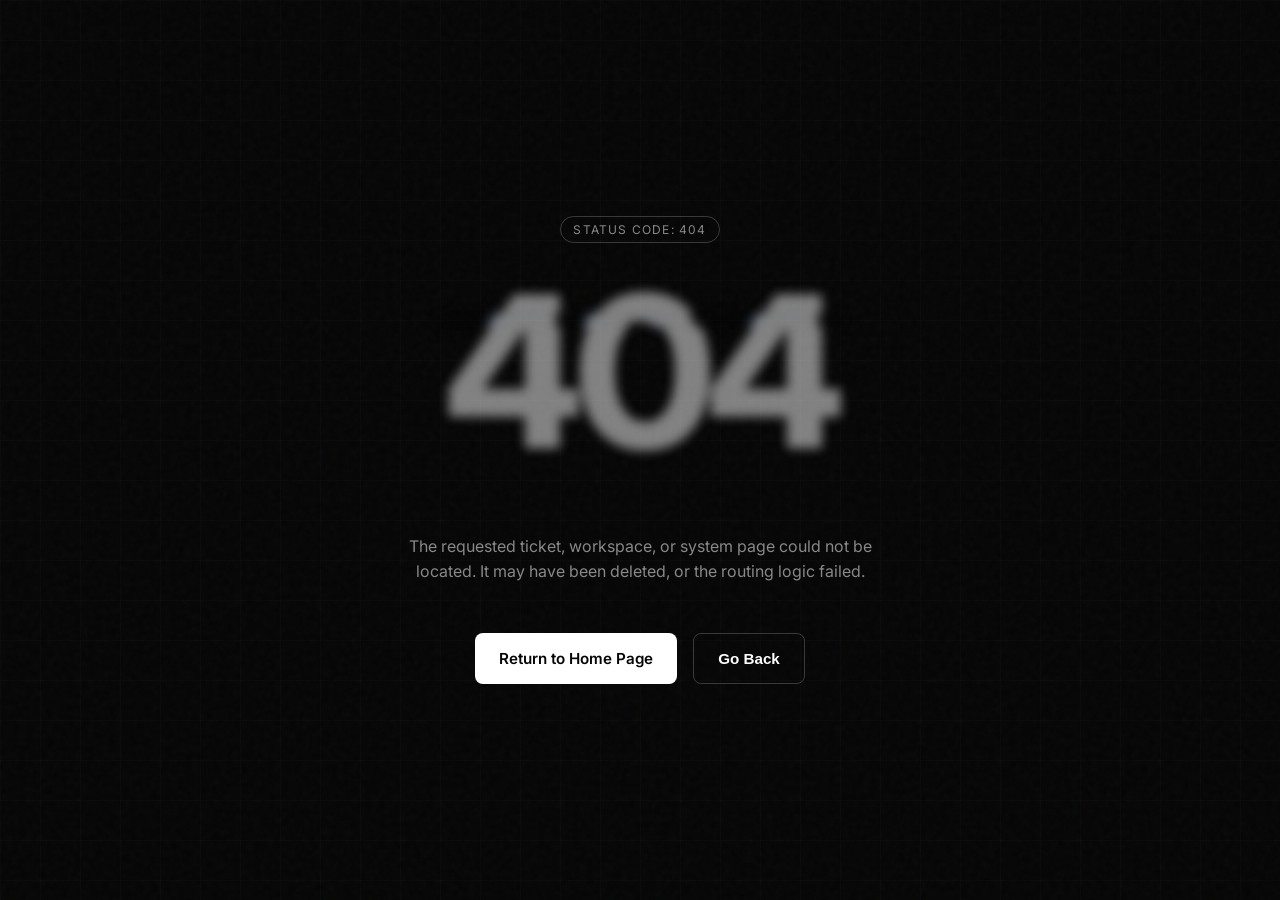
<file: 404page.html>
<!DOCTYPE html>
<html lang="en">

<head>
    <meta charset="UTF-8">
    <meta name="viewport" content="width=device-width, initial-scale=1.0">
    <title>404 - System Error | NexusDesk</title>
    <link rel="stylesheet" href="404page.css">
    <link href="https://fonts.googleapis.com/css2?family=Inter:wght@400;500;600;800&display=swap" rel="stylesheet">
</head>

<body>

    <section class="not-found-section">
        <!-- Technical Noise / Grid Background -->
        <div class="noise-overlay"></div>
        <div class="grid-overlay"></div>

        <div class="not-found-content">
            <span class="badge-outline">Status Code: 404</span>

            <!-- Glitch Title -->
            <h1 class="glitch-title" data-text="404">404</h1>

            <h2 class="sub-title">Page Not Found</h2>
            <p class="description">
                The requested ticket, workspace, or system page could not be located.
                It may have been deleted, or the routing logic failed.
            </p>

            <div class="action-group">
                <a href="index.html" class="btn-primary">Return to Home Page</a>
                <button onclick="history.back()" class="btn-ghost">Go Back</button>
            </div>
        </div>
    </section>

    <!-- GSAP for smooth entrance -->
    <script src="https://cdnjs.cloudflare.com/ajax/libs/gsap/3.12.2/gsap.min.js"></script>
    <script>
        document.addEventListener("DOMContentLoaded", () => {
            const tl = gsap.timeline();

            // Fade in the background grid slightly
            tl.from(".grid-overlay", {
                opacity: 0,
                duration: 1.5,
                ease: "power2.out"
            })
                // Scale and fade in the badge
                .from(".badge-outline", {
                    y: -10,
                    opacity: 0,
                    duration: 0.6,
                    ease: "power2.out"
                }, "-=1")
                // Slam down the massive 404 text
                .from(".glitch-title", {
                    scale: 1.2,
                    opacity: 0,
                    filter: "blur(10px)",
                    duration: 0.8,
                    ease: "power4.out"
                }, "-=0.4")
                // Float up the subtitle, description, and buttons
                .from(".sub-title, .description > *", {
                    y: 20,
                    opacity: 0,
                    duration: 0.6,
                    stagger: 0.1,
                    ease: "power2.out"
                }, "-=0.3");
        });
    </script>
</body>

</html>
</file>
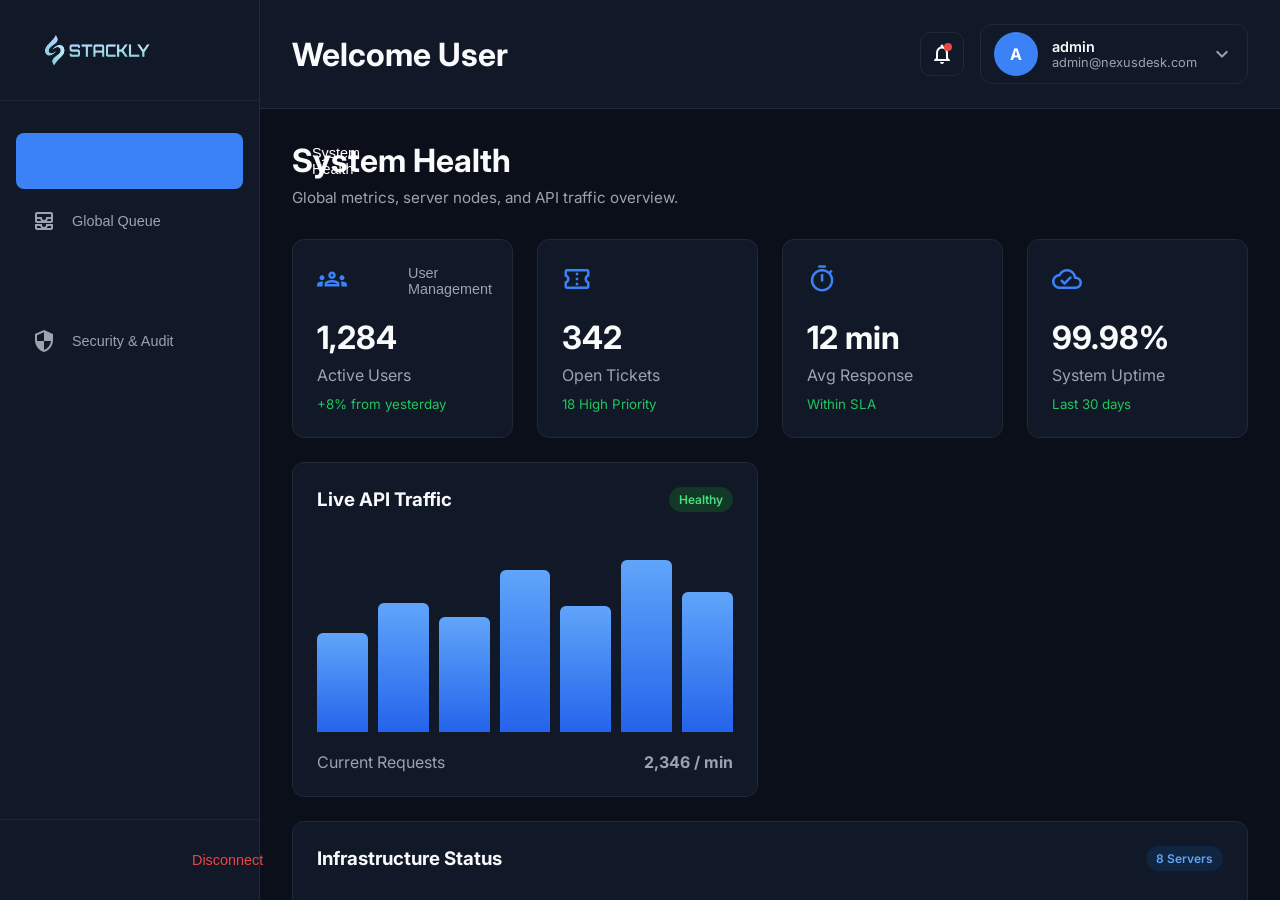
<file: admin-dashboard.html>
<!DOCTYPE html>
<html lang="en">

<head>
    <meta charset="UTF-8">
    <meta name="viewport" content="width=device-width, initial-scale=1.0">
    <title>Admin Console | NexusDesk</title>
    <link rel="stylesheet" href="admin-dashboard.css">
    <link href="https://fonts.googleapis.com/css2?family=Inter:wght@400;500;600;700&display=swap" rel="stylesheet">
    <link href="https://fonts.googleapis.com/icon?family=Material+Icons+Outlined" rel="stylesheet">
</head>

<body class="admin-body">


    <div class="sidebar-overlay" id="sidebarOverlay"></div>


    <aside class="sidebar admin-sidebar" id="sidebar">
        <a href="index.html" class="sidebar-header">
            <img src="./assets/Stackly-Logo-White.webp" alt="logo" class="logo">
        </a>

        <nav class="sidebar-nav">
            <button class="nav-item active" data-target="view-system">
                <span class="material-icons-outlined">query_stats</span>
                System Health
            </button>
            <button class="nav-item" data-target="view-global-queue">
                <span class="material-icons-outlined">all_inbox</span>
                Global Queue
            </button>
            <button class="nav-item" data-target="view-users">
                <span class="material-icons-outlined">manage_accounts</span>
                User Management
            </button>
            <button class="nav-item" data-target="view-audit">
                <span class="material-icons-outlined">security</span>
                Security & Audit
            </button>
        </nav>

        <div class="sidebar-footer">
            <button onclick="window.location.href='login.html'" class="nav-item text-danger">
                <span class="material-icons-outlined">logout</span>
                Disconnect
            </button>
        </div>
    </aside>


    <main class="main-workspace">
        <header class="workspace-header">
            <button class="mobile-menu-btn" id="mobileMenuBtn">
                <span class="material-icons-outlined">menu</span>
            </button>
            <div class="header-welcome">
                <h1>Welcome <span id="Username"></span></h1>
            </div>
            <div class="header-profile">
                <button onclick="window.location.href='404page.html'" class="header-icon">
                    <span class="material-icons-outlined">notifications</span>
                    <span class="notification-dot"></span>
                </button>

                <div class="profile-card" id="profileCard">

                    <div class="profile-avatar">
                        A
                    </div>

                    <div class="profile-details">
                        <h4 id="adminName">Administrator</h4>
                        <p id="adminEmail">admin@nexusdesk.com</p>
                    </div>

                    <span class="material-icons-outlined profile-arrow">
                        expand_more
                    </span>

                </div>
                <div class="profile-dropdown" id="profileDropdown">
                    <div class="dropdown-user-info">

                        <div class="dropdown-avatar">
                            A
                        </div>

                        <div class="dropdown-details">
                            <h4 id="dropdownAdminName">Administrator</h4>
                            <p id="dropdownAdminEmail">admin@nexusdesk.com</p>
                        </div>

                    </div>

                    <hr>
                    <a href="404page.html">
                        <span class="material-icons-outlined">person</span>
                        My Profile
                    </a>

                    <a href="404page.html">
                        <span class="material-icons-outlined">settings</span>
                        Settings
                    </a>

                    <a href="404page.html">
                        <span class="material-icons-outlined">password</span>
                        Change Password
                    </a>

                    <hr>

                    <a href="404page.html" class="logout-link">
                        <span class="material-icons-outlined">logout</span>
                        Logout
                    </a>

                </div>
            </div>
        </header>


        <div class="workspace-content">


            <div id="view-system" class="view-panel active">
                <div class="view-header">
                    <h1>System Health</h1>
                    <p>Global metrics, server nodes, and API traffic overview.</p>
                </div>
                <div class="stats-grid">

                    <div class="stat-card">
                        <span class="material-icons-outlined">groups</span>
                        <h3>1,284</h3>
                        <p>Active Users</p>
                        <small>+8% from yesterday</small>
                    </div>

                    <div class="stat-card">
                        <span class="material-icons-outlined">confirmation_number</span>
                        <h3>342</h3>
                        <p>Open Tickets</p>
                        <small>18 High Priority</small>
                    </div>

                    <div class="stat-card">
                        <span class="material-icons-outlined">timer</span>
                        <h3>12 min</h3>
                        <p>Avg Response</p>
                        <small>Within SLA</small>
                    </div>

                    <div class="stat-card">
                        <span class="material-icons-outlined">cloud_done</span>
                        <h3>99.98%</h3>
                        <p>System Uptime</p>
                        <small>Last 30 days</small>
                    </div>

                </div>

                <div class="dashboard-grid">

                    <!-- Live Traffic -->
                    <section class="dash-section">
                        <div class="section-title">
                            <h3>Live API Traffic</h3>
                            <span class="badge success">Healthy</span>
                        </div>

                        <div class="traffic-chart">

                            <div class="bar" style="height:55%"></div>
                            <div class="bar" style="height:72%"></div>
                            <div class="bar" style="height:64%"></div>
                            <div class="bar" style="height:90%"></div>
                            <div class="bar" style="height:70%"></div>
                            <div class="bar" style="height:96%"></div>
                            <div class="bar" style="height:78%"></div>

                        </div>

                        <div class="traffic-footer">
                            <span>Current Requests</span>
                            <strong>2,346 / min</strong>
                        </div>

                    </section>

                    <!-- Infrastructure -->
                    <section class="dash-section span-2">

                        <div class="section-title">
                            <h3>Infrastructure Status</h3>
                            <span class="badge info">8 Servers</span>
                        </div>

                        <table class="data-table">

                            <thead>
                                <tr>
                                    <th>Server</th>
                                    <th>Status</th>
                                    <th>CPU</th>
                                    <th>Memory</th>
                                    <th>Region</th>
                                </tr>
                            </thead>

                            <tbody>

                                <tr>
                                    <td>ND-US-01</td>
                                    <td><span class="badge success">Online</span></td>
                                    <td>24%</td>
                                    <td>47%</td>
                                    <td>US East</td>
                                </tr>

                                <tr>
                                    <td>ND-EU-02</td>
                                    <td><span class="badge success">Online</span></td>
                                    <td>39%</td>
                                    <td>62%</td>
                                    <td>Europe</td>
                                </tr>

                                <tr>
                                    <td>ND-AS-01</td>
                                    <td><span class="badge success">Online</span></td>
                                    <td>18%</td>
                                    <td>36%</td>
                                    <td>Asia</td>
                                </tr>

                                <tr>
                                    <td>Storage Cluster</td>
                                    <td><span class="badge warning">Busy</span></td>
                                    <td>69%</td>
                                    <td>81%</td>
                                    <td>Global</td>
                                </tr>

                            </tbody>

                        </table>

                    </section>

                    <!-- SLA -->
                    <section class="dash-section">

                        <div class="section-title">
                            <h3>SLA Performance</h3>
                        </div>

                        <div class="metric">
                            <span>Response SLA</span>
                            <strong>98%</strong>
                        </div>

                        <div class="progress">
                            <span style="width:98%"></span>
                        </div>

                        <div class="metric">
                            <span>Resolution SLA</span>
                            <strong>94%</strong>
                        </div>

                        <div class="progress">
                            <span style="width:94%"></span>
                        </div>

                        <div class="metric">
                            <span>Customer Satisfaction</span>
                            <strong>96%</strong>
                        </div>

                        <div class="progress">
                            <span style="width:96%"></span>
                        </div>

                    </section>

                    <!-- Alerts -->
                    <section class="dash-section span-2">

                        <div class="section-title">
                            <h3>Recent System Alerts</h3>
                        </div>

                        <div class="alert-list">

                            <div class="alert-item">
                                <span class="badge warning">Warning</span>
                                <div>
                                    <h4>API latency exceeded threshold</h4>
                                    <p>Gateway response time reached 580 ms.</p>
                                </div>
                                <small>10 mins ago</small>
                            </div>

                            <div class="alert-item">
                                <span class="badge success">Resolved</span>
                                <div>
                                    <h4>Database backup completed</h4>
                                    <p>Nightly backup finished successfully.</p>
                                </div>
                                <small>2 hrs ago</small>
                            </div>

                            <div class="alert-item">
                                <span class="badge info">Info</span>
                                <div>
                                    <h4>Security definitions updated</h4>
                                    <p>Firewall policies synchronized across all regions.</p>
                                </div>
                                <small>Today</small>
                            </div>

                            <div class="alert-item">
                                <span class="badge danger">Critical</span>
                                <div>
                                    <h4>Storage utilization reached 82%</h4>
                                    <p>Recommended to increase storage capacity.</p>
                                </div>
                                <small>Yesterday</small>
                            </div>

                        </div>

                    </section>

                </div>
            </div>


            <div id="view-global-queue" class="view-panel">
                <div class="view-header">
                    <h1>Global Queue</h1>
                </div>
                <div class="stats-grid">

                    <div class="stat-card">
                        <span class="material-icons-outlined">pending_actions</span>
                        <h3>146</h3>
                        <p>Pending Tickets</p>
                        <small>+12 since last hour</small>
                    </div>

                    <div class="stat-card">
                        <span class="material-icons-outlined">assignment_ind</span>
                        <h3>82</h3>
                        <p>Assigned</p>
                        <small>56 agents active</small>
                    </div>

                    <div class="stat-card">
                        <span class="material-icons-outlined">priority_high</span>
                        <h3>19</h3>
                        <p>Escalated</p>
                        <small>Needs immediate attention</small>
                    </div>

                    <div class="stat-card">
                        <span class="material-icons-outlined">task_alt</span>
                        <h3>318</h3>
                        <p>Resolved Today</p>
                        <small>94% SLA achieved</small>
                    </div>

                </div>

                <div class="dashboard-grid">

                    <!-- Live Queue -->
                    <section class="dash-section span-2">

                        <div class="section-title">
                            <h3>Live Ticket Queue</h3>

                            <button onclick="window.location.href='404page.html'" class="action-btn">
                                Refresh Queue
                            </button>
                        </div>

                        <div class="table-wrapper">

                            <table class="data-table">

                                <thead>
                                    <tr>
                                        <th>Ticket ID</th>
                                        <th>Subject</th>
                                        <th>Department</th>
                                        <th>Priority</th>
                                        <th>Assigned To</th>
                                        <th>Status</th>
                                    </tr>
                                </thead>

                                <tbody>

                                    <tr>
                                        <td>#ND-1048</td>
                                        <td>Payment gateway timeout</td>
                                        <td>Billing</td>
                                        <td><span class="badge danger">Critical</span></td>
                                        <td>Olivia</td>
                                        <td><span class="badge warning">Open</span></td>
                                    </tr>

                                    <tr>
                                        <td>#ND-1047</td>
                                        <td>Unable to login</td>
                                        <td>Support</td>
                                        <td><span class="badge info">Medium</span></td>
                                        <td>Noah</td>
                                        <td><span class="badge success">Assigned</span></td>
                                    </tr>

                                    <tr>
                                        <td>#ND-1046</td>
                                        <td>Email notifications delayed</td>
                                        <td>Infrastructure</td>
                                        <td><span class="badge warning">High</span></td>
                                        <td>Emma</td>
                                        <td><span class="badge warning">In Progress</span></td>
                                    </tr>

                                    <tr>
                                        <td>#ND-1045</td>
                                        <td>API authentication failure</td>
                                        <td>Engineering</td>
                                        <td><span class="badge danger">Critical</span></td>
                                        <td>Liam</td>
                                        <td><span class="badge info">Escalated</span></td>
                                    </tr>

                                    <tr>
                                        <td>#ND-1044</td>
                                        <td>Password reset request</td>
                                        <td>Support</td>
                                        <td><span class="badge success">Low</span></td>
                                        <td>Sophia</td>
                                        <td><span class="badge success">Resolved</span></td>
                                    </tr>

                                </tbody>

                            </table>

                        </div>

                    </section>

                    <!-- Queue Distribution -->

                    <section class="dash-section">

                        <div class="section-title">
                            <h3>Queue Distribution</h3>
                        </div>

                        <div class="queue-item">
                            <span>Technical Support</span>
                            <strong>42%</strong>
                        </div>
                        <div class="progress">
                            <span style="width:42%"></span>
                        </div>

                        <div class="queue-item">
                            <span>Billing</span>
                            <strong>27%</strong>
                        </div>
                        <div class="progress">
                            <span style="width:27%"></span>
                        </div>

                        <div class="queue-item">
                            <span>Infrastructure</span>
                            <strong>18%</strong>
                        </div>
                        <div class="progress">
                            <span style="width:18%"></span>
                        </div>

                        <div class="queue-item">
                            <span>Sales</span>
                            <strong>13%</strong>
                        </div>
                        <div class="progress">
                            <span style="width:13%"></span>
                        </div>

                    </section>

                    <!-- Recently Assigned -->

                    <section class="dash-section">

                        <div class="section-title">
                            <h3>Recently Assigned</h3>
                        </div>

                        <div class="activity-list">

                            <div class="activity-item">
                                <div class="activity-avatar">O</div>
                                <div>
                                    <h4>Olivia Carter</h4>
                                    <p>Assigned Ticket #ND-1048</p>
                                </div>
                            </div>

                            <div class="activity-item">
                                <div class="activity-avatar">N</div>
                                <div>
                                    <h4>Noah Wilson</h4>
                                    <p>Assigned Ticket #ND-1047</p>
                                </div>
                            </div>

                            <div class="activity-item">
                                <div class="activity-avatar">E</div>
                                <div>
                                    <h4>Emma Brown</h4>
                                    <p>Assigned Ticket #ND-1046</p>
                                </div>
                            </div>

                            <div class="activity-item">
                                <div class="activity-avatar">L</div>
                                <div>
                                    <h4>Liam Davis</h4>
                                    <p>Assigned Ticket #ND-1045</p>
                                </div>
                            </div>

                        </div>

                    </section>

                </div>
            </div>


            <div id="view-users" class="view-panel">
                <div class="view-header">
                    <h1>User Management</h1>
                </div>
                <div class="stats-grid">

                    <div class="stat-card">
                        <span class="material-icons-outlined">groups</span>
                        <h3>8,241</h3>
                        <p>Total Users</p>
                        <small>+128 this month</small>
                    </div>

                    <div class="stat-card">
                        <span class="material-icons-outlined">support_agent</span>
                        <h3>96</h3>
                        <p>Support Agents</p>
                        <small>84 Online</small>
                    </div>

                    <div class="stat-card">
                        <span class="material-icons-outlined">admin_panel_settings</span>
                        <h3>12</h3>
                        <p>Administrators</p>
                        <small>All verified</small>
                    </div>

                    <div class="stat-card">
                        <span class="material-icons-outlined">block</span>
                        <h3>18</h3>
                        <p>Suspended Users</p>
                        <small>Requires review</small>
                    </div>

                </div>

                <div class="dashboard-grid">

                    <!-- User Directory -->

                    <section class="dash-section span-2">

                        <div class="section-title">
                            <h3>User Directory</h3>

                            <button onclick="window.location.href='404page.html'" class="action-btn">
                                Add User
                            </button>
                        </div>

                        <div class="table-wrapper">

                            <table class="data-table">

                                <thead>
                                    <tr>
                                        <th>User</th>
                                        <th>Role</th>
                                        <th>Department</th>
                                        <th>Status</th>
                                        <th>Last Login</th>
                                    </tr>
                                </thead>

                                <tbody>

                                    <tr>
                                        <td>Olivia Carter</td>
                                        <td>Administrator</td>
                                        <td>IT Operations</td>
                                        <td><span class="badge success">Online</span></td>
                                        <td>2 mins ago</td>
                                    </tr>

                                    <tr>
                                        <td>Noah Wilson</td>
                                        <td>Support Agent</td>
                                        <td>Customer Support</td>
                                        <td><span class="badge success">Available</span></td>
                                        <td>8 mins ago</td>
                                    </tr>

                                    <tr>
                                        <td>Emma Brown</td>
                                        <td>Support Manager</td>
                                        <td>Operations</td>
                                        <td><span class="badge info">Busy</span></td>
                                        <td>15 mins ago</td>
                                    </tr>

                                    <tr>
                                        <td>Liam Davis</td>
                                        <td>Support Agent</td>
                                        <td>Infrastructure</td>
                                        <td><span class="badge warning">Away</span></td>
                                        <td>32 mins ago</td>
                                    </tr>

                                    <tr>
                                        <td>Sophia Miller</td>
                                        <td>Viewer</td>
                                        <td>Finance</td>
                                        <td><span class="badge danger">Offline</span></td>
                                        <td>Yesterday</td>
                                    </tr>

                                </tbody>

                            </table>

                        </div>

                    </section>

                    <!-- Roles -->

                    <section class="dash-section">

                        <div class="section-title">
                            <h3>Role Distribution</h3>
                        </div>

                        <div class="queue-item">
                            <span>Support Agents</span>
                            <strong>72%</strong>
                        </div>

                        <div class="progress">
                            <span style="width:72%"></span>
                        </div>

                        <div class="queue-item">
                            <span>Managers</span>
                            <strong>16%</strong>
                        </div>

                        <div class="progress">
                            <span style="width:16%"></span>
                        </div>

                        <div class="queue-item">
                            <span>Administrators</span>
                            <strong>8%</strong>
                        </div>

                        <div class="progress">
                            <span style="width:8%"></span>
                        </div>

                        <div class="queue-item">
                            <span>View Only</span>
                            <strong>4%</strong>
                        </div>

                        <div class="progress">
                            <span style="width:4%"></span>
                        </div>

                    </section>

                    <!-- Recent Users -->

                    <section class="dash-section">

                        <div class="section-title">
                            <h3>Recently Added</h3>
                        </div>

                        <div class="activity-list">

                            <div class="activity-item">
                                <div class="activity-avatar">A</div>
                                <div>
                                    <h4>Alex Johnson</h4>
                                    <p>Support Agent • Added today</p>
                                </div>
                            </div>

                            <div class="activity-item">
                                <div class="activity-avatar">M</div>
                                <div>
                                    <h4>Maria Lopez</h4>
                                    <p>Billing Team • Added today</p>
                                </div>
                            </div>

                            <div class="activity-item">
                                <div class="activity-avatar">J</div>
                                <div>
                                    <h4>James Walker</h4>
                                    <p>Infrastructure • Yesterday</p>
                                </div>
                            </div>

                            <div class="activity-item">
                                <div class="activity-avatar">S</div>
                                <div>
                                    <h4>Sarah Green</h4>
                                    <p>Viewer Account • Yesterday</p>
                                </div>
                            </div>

                        </div>

                    </section>

                    <!-- Permission Matrix -->

                    <section class="dash-section span-2">

                        <div class="section-title">
                            <h3>Role Permissions</h3>
                        </div>

                        <table class="data-table">

                            <thead>
                                <tr>
                                    <th>Role</th>
                                    <th>Ticket Access</th>
                                    <th>User Management</th>
                                    <th>Reports</th>
                                    <th>System Settings</th>
                                </tr>
                            </thead>

                            <tbody>

                                <tr>
                                    <td>Administrator</td>
                                    <td>Full</td>
                                    <td>Full</td>
                                    <td>Full</td>
                                    <td>Full</td>
                                </tr>

                                <tr>
                                    <td>Support Manager</td>
                                    <td>Full</td>
                                    <td>Limited</td>
                                    <td>Full</td>
                                    <td>Limited</td>
                                </tr>

                                <tr>
                                    <td>Support Agent</td>
                                    <td>Assigned Only</td>
                                    <td>None</td>
                                    <td>Limited</td>
                                    <td>None</td>
                                </tr>

                                <tr>
                                    <td>Viewer</td>
                                    <td>Read Only</td>
                                    <td>None</td>
                                    <td>Read Only</td>
                                    <td>None</td>
                                </tr>

                            </tbody>

                        </table>

                    </section>

                </div>
            </div>


            <div id="view-audit" class="view-panel">
                <div class="view-header">
                    <h1>Security & Audit</h1>
                </div>
                <div class="stats-grid">

                    <div class="stat-card">
                        <span class="material-icons-outlined">shield</span>
                        <h3>24</h3>
                        <p>Failed Logins Today</p>
                        <small>+5 from yesterday</small>
                    </div>

                    <div class="stat-card">
                        <span class="material-icons-outlined">gpp_good</span>
                        <h3>94%</h3>
                        <p>2FA Enabled</p>
                        <small>Across all users</small>
                    </div>

                    <div class="stat-card">
                        <span class="material-icons-outlined">block</span>
                        <h3>12</h3>
                        <p>Blocked IP Addresses</p>
                        <small>Automatically detected</small>
                    </div>

                    <div class="stat-card">
                        <span class="material-icons-outlined">policy</span>
                        <h3>3</h3>
                        <p>Critical Security Events</p>
                        <small>Needs review</small>
                    </div>

                </div>

                <div class="dashboard-grid">

                    <!-- Audit Logs -->

                    <section class="dash-section span-2">

                        <div class="section-title">
                            <h3>Recent Audit Logs</h3>

                            <button onclick="window.location.href='404page.html'" class="action-btn">
                                Export Logs
                            </button>
                        </div>

                        <div class="table-wrapper">

                            <table class="data-table">

                                <thead>
                                    <tr>
                                        <th>Time</th>
                                        <th>User</th>
                                        <th>Activity</th>
                                        <th>IP Address</th>
                                        <th>Status</th>
                                    </tr>
                                </thead>

                                <tbody>

                                    <tr>
                                        <td>10:48 AM</td>
                                        <td>Olivia Carter</td>
                                        <td>Updated user permissions</td>
                                        <td>192.168.10.24</td>
                                        <td><span class="badge success">Success</span></td>
                                    </tr>

                                    <tr>
                                        <td>10:26 AM</td>
                                        <td>Noah Wilson</td>
                                        <td>Closed Ticket #ND-1047</td>
                                        <td>192.168.10.44</td>
                                        <td><span class="badge success">Success</span></td>
                                    </tr>

                                    <tr>
                                        <td>09:51 AM</td>
                                        <td>Unknown</td>
                                        <td>Failed administrator login</td>
                                        <td>203.117.12.81</td>
                                        <td><span class="badge danger">Blocked</span></td>
                                    </tr>

                                    <tr>
                                        <td>09:20 AM</td>
                                        <td>Emma Brown</td>
                                        <td>Exported monthly reports</td>
                                        <td>192.168.10.62</td>
                                        <td><span class="badge info">Logged</span></td>
                                    </tr>

                                    <tr>
                                        <td>08:42 AM</td>
                                        <td>Liam Davis</td>
                                        <td>Updated ticket workflow</td>
                                        <td>192.168.10.77</td>
                                        <td><span class="badge success">Success</span></td>
                                    </tr>

                                </tbody>

                            </table>

                        </div>

                    </section>

                    <!-- Security Overview -->

                    <section class="dash-section">

                        <div class="section-title">
                            <h3>Security Health</h3>
                        </div>

                        <div class="queue-item">
                            <span>Account Protection</span>
                            <strong>96%</strong>
                        </div>

                        <div class="progress">
                            <span style="width:96%"></span>
                        </div>

                        <div class="queue-item">
                            <span>Password Compliance</span>
                            <strong>91%</strong>
                        </div>

                        <div class="progress">
                            <span style="width:91%"></span>
                        </div>

                        <div class="queue-item">
                            <span>2FA Adoption</span>
                            <strong>94%</strong>
                        </div>

                        <div class="progress">
                            <span style="width:94%"></span>
                        </div>

                        <div class="queue-item">
                            <span>Device Trust</span>
                            <strong>88%</strong>
                        </div>

                        <div class="progress">
                            <span style="width:88%"></span>
                        </div>

                    </section>

                    <!-- Security Events -->

                    <section class="dash-section">

                        <div class="section-title">
                            <h3>Latest Security Events</h3>
                        </div>

                        <div class="activity-list">

                            <div class="activity-item">
                                <div class="activity-avatar">
                                    <span class="material-icons-outlined">warning</span>
                                </div>
                                <div>
                                    <h4>Multiple failed login attempts</h4>
                                    <p>5 attempts blocked from a single IP.</p>
                                </div>
                            </div>

                            <div class="activity-item">
                                <div class="activity-avatar">
                                    <span class="material-icons-outlined">verified_user</span>
                                </div>
                                <div>
                                    <h4>2FA enabled</h4>
                                    <p>Emma Brown enabled two-factor authentication.</p>
                                </div>
                            </div>

                            <div class="activity-item">
                                <div class="activity-avatar">
                                    <span class="material-icons-outlined">security</span>
                                </div>
                                <div>
                                    <h4>Firewall updated</h4>
                                    <p>Security rules synchronized successfully.</p>
                                </div>
                            </div>

                            <div class="activity-item">
                                <div class="activity-avatar">
                                    <span class="material-icons-outlined">backup</span>
                                </div>
                                <div>
                                    <h4>Nightly backup completed</h4>
                                    <p>Backup verified without any issues.</p>
                                </div>
                            </div>

                        </div>

                    </section>

                    <!-- Compliance -->

                    <section class="dash-section span-2">

                        <div class="section-title">
                            <h3>Compliance Checklist</h3>
                        </div>

                        <table class="data-table">

                            <thead>
                                <tr>
                                    <th>Policy</th>
                                    <th>Status</th>
                                    <th>Last Review</th>
                                    <th>Owner</th>
                                </tr>
                            </thead>

                            <tbody>

                                <tr>
                                    <td>Password Policy</td>
                                    <td><span class="badge success">Compliant</span></td>
                                    <td>28 Jun 2026</td>
                                    <td>Security Team</td>
                                </tr>

                                <tr>
                                    <td>Data Encryption</td>
                                    <td><span class="badge success">Compliant</span></td>
                                    <td>27 Jun 2026</td>
                                    <td>Infrastructure</td>
                                </tr>

                                <tr>
                                    <td>Access Control</td>
                                    <td><span class="badge warning">Review Required</span></td>
                                    <td>25 Jun 2026</td>
                                    <td>Operations</td>
                                </tr>

                                <tr>
                                    <td>Disaster Recovery</td>
                                    <td><span class="badge info">Scheduled</span></td>
                                    <td>22 Jun 2026</td>
                                    <td>IT Services</td>
                                </tr>

                                <tr>
                                    <td>Backup Verification</td>
                                    <td><span class="badge success">Passed</span></td>
                                    <td>30 Jun 2026</td>
                                    <td>Platform Team</td>
                                </tr>

                            </tbody>

                        </table>

                    </section>

                </div>
            </div>

        </div>
    </main>



    <script src="https://cdnjs.cloudflare.com/ajax/libs/gsap/3.12.2/gsap.min.js"></script>
    <script>
        document.addEventListener("DOMContentLoaded", () => {
            const email = localStorage.getItem("userEmail") || "admin@nexusdesk.com";
            const displayName = localStorage.getItem("UserName") || "User";
            const username = email.split("@")[0];
            const initial = username.charAt(0).toUpperCase();

            document.getElementById("adminName").textContent = username;
            document.getElementById("adminEmail").textContent = email;

            document.getElementById("dropdownAdminName").textContent = username;
            document.getElementById("dropdownAdminEmail").textContent = email;

            document.querySelector(".profile-avatar").textContent = initial;
            document.querySelector(".dropdown-avatar").textContent = initial;

            document.getElementById("Username").textContent = displayName;

            const profileCard = document.getElementById("profileCard");
            const profileDropdown = document.getElementById("profileDropdown");

            profileCard.addEventListener("click", (e) => {

                e.stopPropagation();

                profileDropdown.classList.toggle("show");

            });

            document.addEventListener("click", () => {

                profileDropdown.classList.remove("show");

            });
            const navItems = document.querySelectorAll('.sidebar-nav .nav-item');
            const views = document.querySelectorAll('.view-panel');
            const mobileMenuBtn = document.getElementById('mobileMenuBtn');
            const sidebar = document.getElementById('sidebar');
            const overlay = document.getElementById('sidebarOverlay');

            // 1. Initial Dashboard Load Animation
            gsap.from(".view-panel.active .dash-section", {
                y: 20,
                opacity: 0,
                duration: 0.6,
                stagger: 0.1,
                ease: "power2.out"
            });

            // 2. View Switching Logic
            navItems.forEach(item => {
                item.addEventListener('click', (e) => {
                    // Remove active from all nav items
                    navItems.forEach(nav => nav.classList.remove('active'));
                    // Add active to clicked nav item
                    e.currentTarget.classList.add('active');

                    const targetId = e.currentTarget.getAttribute('data-target');

                    // Switch views
                    views.forEach(view => {
                        if (view.id === targetId) {
                            view.classList.add('active');

                            // Animate the 4 sections entering the new view
                            gsap.fromTo(view.querySelectorAll('.dash-section'),
                                { y: 20, opacity: 0 },
                                { y: 0, opacity: 1, duration: 0.5, stagger: 0.1, ease: "power2.out" }
                            );
                        } else {
                            view.classList.remove('active');
                        }
                    });

                    // If on mobile, close the sidebar after clicking a link
                    if (window.innerWidth <= 768) {
                        closeSidebar();
                    }
                });
            });

            // 3. Mobile Sidebar Toggle Logic
            const openSidebar = () => {
                sidebar.classList.add('open');
                overlay.classList.add('active');
            };

            const closeSidebar = () => {
                sidebar.classList.remove('open');
                overlay.classList.remove('active');
            };

            mobileMenuBtn.addEventListener('click', openSidebar);
            overlay.addEventListener('click', closeSidebar);
        });
    </script>
</body>

</html>
</file>
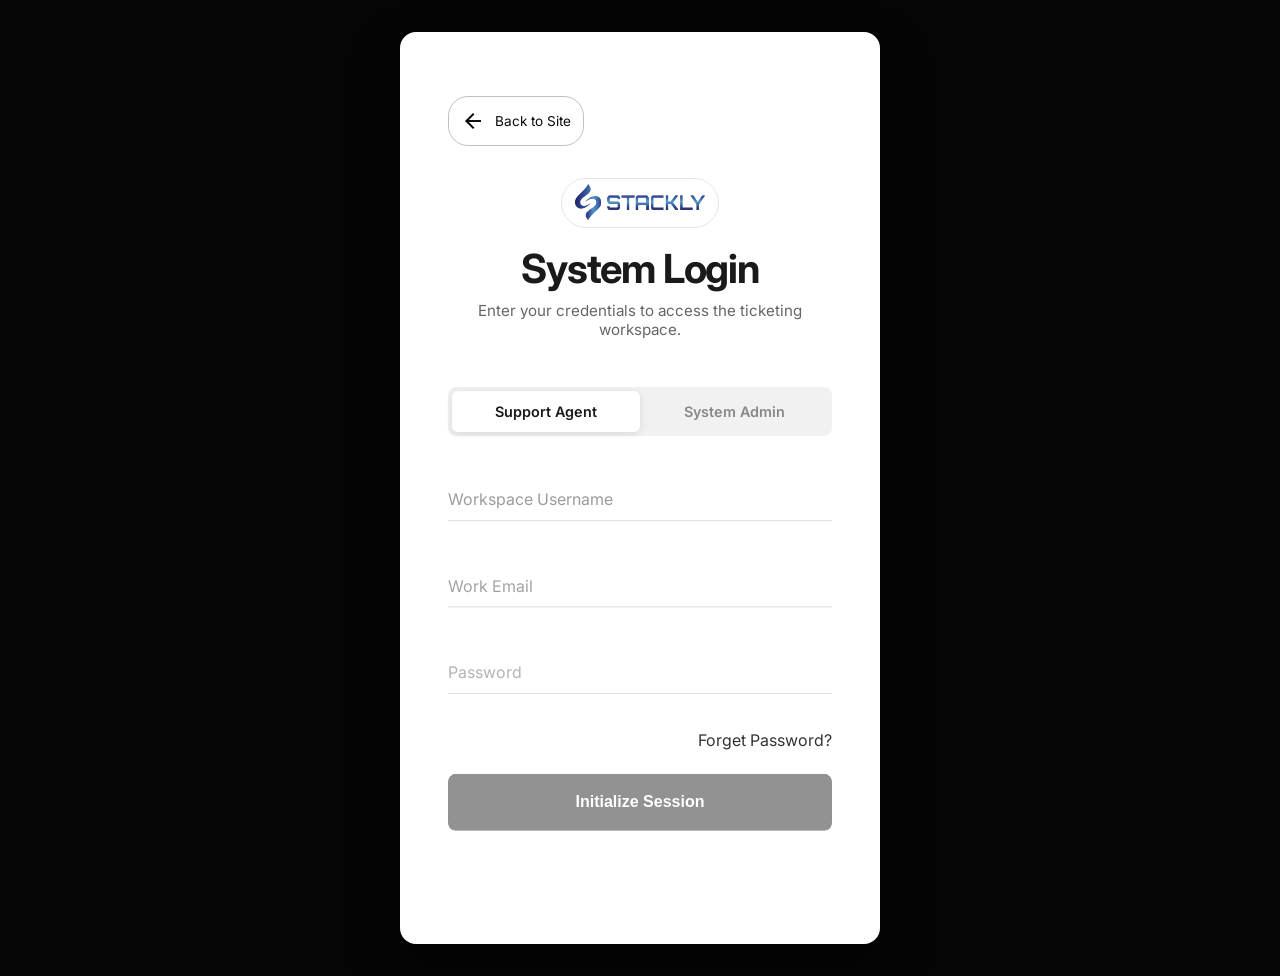
<file: login.html>
<!DOCTYPE html>
<html lang="en">

<head>
    <meta charset="UTF-8">
    <meta name="viewport" content="width=device-width, initial-scale=1.0">
    <title>System Login | Stackly Ticketing</title>
    <link rel="stylesheet" href="login.css">
    <link href="https://fonts.googleapis.com/icon?family=Material+Icons+Outlined" rel="stylesheet">
    <link href="https://fonts.googleapis.com/css2?family=Inter:wght@400;500;600;700&display=swap" rel="stylesheet">
</head>

<body>

    <section class="auth-section">
        <div class="auth-card">


            <div class="auth-header">
                <a href="index.html" class="back-link"><span class="material-icons-outlined">
                        arrow_back
                    </span> Back to Site</a>
                <span class="badge-outline">
                    <img src="./assets/Stackly-logo-Blue.webp" alt="logo" loading="lazy" class="logo">
                </span>
                <h2>System Login</h2>
                <p>Enter your credentials to access the ticketing workspace.</p>
            </div>


            <form id="authForm" class="auth-form">


                <div class="role-selector">
                    <input type="radio" id="roleAgent" name="role" value="Agent" checked>
                    <label for="roleAgent" class="role-label">Support Agent</label>

                    <input type="radio" id="roleAdmin" name="role" value="Admin">
                    <label for="roleAdmin" class="role-label">System Admin</label>

                    <div class="role-slider"></div>
                </div>


                <div class="form-group floating">
                    <input type="text" id="username" placeholder=" " required>
                    <label for="username">Workspace Username</label>
                </div>

                <div class="form-group floating">
                    <input type="email" id="email" placeholder=" " required>
                    <label for="email">Work Email</label>
                </div>

                <div class="form-group floating">
                    <input type="password" id="password" placeholder=" " required>
                    <label for="password">Password</label>
                </div>
                <div class="form-forget-pass">
                    <a href="404page.html">Forget Password?</a>
                </div>
                <button type="submit" class="submit-btn-premium" id="authSubmit">
                    Initialize Session
                </button>

                <div id="authFeedback" class="form-feedback"></div>
            </form>


            <div class="auth-footer">
                <p>Need to provision a new workspace? <a href="signup.html">Request Access</a></p>
            </div>

        </div>
    </section>


    <script src="https://cdnjs.cloudflare.com/ajax/libs/gsap/3.12.2/gsap.min.js"></script>
    <script>
        document.addEventListener("DOMContentLoaded", () => {


            const tl = gsap.timeline();

            tl.from(".auth-card", {
                y: 40,
                opacity: 0,
                scale: 0.98,
                duration: 1,
                ease: "power4.out"
            })
                .from(".auth-header > *", {
                    y: 10,
                    opacity: 0,
                    duration: 0.6,
                    stagger: 0.1,
                    ease: "power2.out"
                }, "-=0.6")
                .from(".role-selector, .form-group, .submit-btn-premium", {
                    y: 15,
                    opacity: 0,
                    duration: 0.6,
                    stagger: 0.1,
                    ease: "power2.out"
                }, "-=0.4")
                .from(".auth-footer", {
                    opacity: 0,
                    duration: 0.6
                }, "-=0.2");


            const authForm = document.getElementById('authForm');
            const authCard = document.querySelector('.auth-card');
            const feedback = document.getElementById('authFeedback');

            authForm.addEventListener('submit', (e) => {
                e.preventDefault();


                const username = document.getElementById('username').value.trim();
                const email = document.getElementById('email').value.trim();
                const password = document.getElementById('password').value;
                const role = document.querySelector('input[name="role"]:checked').value;


                const emailRegex = /^[^\s@]+@[^\s@]+\.[^\s@]+$/;


                gsap.set(feedback, { opacity: 0, display: "none" });


                const triggerError = (msg) => {
                    feedback.textContent = msg;
                    feedback.className = "form-feedback error";


                    gsap.to(authCard, {
                        x: -10,
                        duration: 0.08,
                        repeat: 5,
                        yoyo: true,
                        onComplete: () => gsap.set(authCard, { x: 0 })
                    });
                    gsap.to(feedback, { opacity: 1, display: "block", duration: 0.3 });
                };


                if (!username || !password || !emailRegex.test(email)) {
                    triggerError("Invalid credentials. Please verify your inputs.");
                    return;
                }

                if (password.length < 8) {
                    triggerError("Password must be at least 8 characters.");
                    return;
                }


                feedback.textContent = `Authenticating ${role} profile...`;
                feedback.className = "form-feedback success";

                gsap.to(feedback, { opacity: 1, display: "block", duration: 0.3 });
                localStorage.setItem("UserName", username);
                localStorage.setItem("userEmail", email);
                if (role == "Admin") {
                    window.location.href = 'admin-dashboard.html'
                }
                else if (role == 'Agent') {
                    window.location.href = 'user-dashboard.html'
                }
                else {
                    alert("Invalid Role");
                    window.location.href = '404page.html';
                }

                const successTl = gsap.timeline();
                successTl.to(authForm, { opacity: 0, duration: 0.4, delay: 0.5 })
                    .call(() => {

                        console.log(`Success! Logged in as: ${username}, Role: ${role}`);

                    });
            });
        });
    </script>

</body>

</html>
</file>
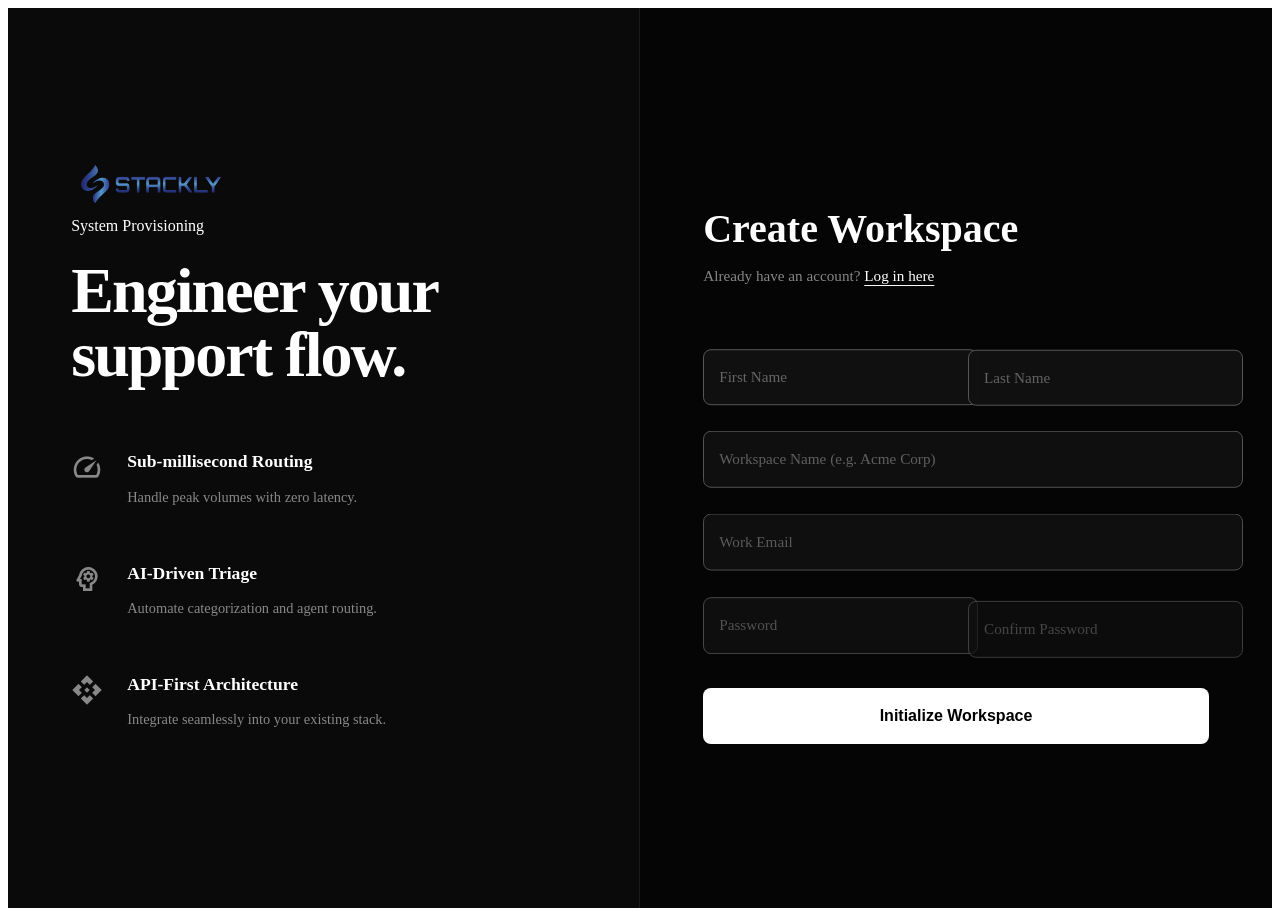
<file: signup.html>
<!DOCTYPE html>
<html lang="en">

<head>
    <meta charset="UTF-8">
    <meta name="viewport" content="width=device-width, initial-scale=1.0">
    <title>System Login | Stackly Ticketing</title>
    <link rel="stylesheet" href="signup.css">
    <link href="https://fonts.googleapis.com/icon?family=Material+Icons+Outlined" rel="stylesheet">
    <link href="https://fonts.googleapis.com/css2?family=Inter:wght@400;500;600;700&display=swap" rel="stylesheet">
</head>

<body>
    <section class="signup-section">
        <div class="signup-grid">

            <div class="signup-meta">
                <a href="index.html" class="meta-logo">
                    <img src="./assets/Stackly-logo-Blue.webp" alt="Logo" loading="lazy">
                </a>
                <span class="badge-outline">System Provisioning</span>
                <h1 class="meta-title">Engineer your<br>support flow.</h1>

                <ul class="benefit-list">
                    <li>
                        <span class="material-icons-outlined">speed</span>
                        <div>
                            <strong>Sub-millisecond Routing</strong>
                            <p>Handle peak volumes with zero latency.</p>
                        </div>
                    </li>
                    <li>
                        <span class="material-icons-outlined">psychology</span>
                        <div>
                            <strong>AI-Driven Triage</strong>
                            <p>Automate categorization and agent routing.</p>
                        </div>
                    </li>
                    <li>
                        <span class="material-icons-outlined">api</span>
                        <div>
                            <strong>API-First Architecture</strong>
                            <p>Integrate seamlessly into your existing stack.</p>
                        </div>
                    </li>
                </ul>
            </div>

            <div class="signup-form-surface">
                <div class="form-header">
                    <h2>Create Workspace</h2>
                    <p>Already have an account? <a href="login.html">Log in here</a></p>
                </div>

                <form id="signupForm" class="dark-form">

                    <div class="field-row">
                        <div class="form-group-solid floating">
                            <input type="text" id="firstName" placeholder=" " required>
                            <label for="firstName">First Name</label>
                        </div>
                        <div class="form-group-solid floating">
                            <input type="text" id="lastName" placeholder=" " required>
                            <label for="lastName">Last Name</label>
                        </div>
                    </div>

                    <div class="form-group-solid floating">
                        <input type="text" id="workspace" placeholder=" " required>
                        <label for="workspace">Workspace Name (e.g. Acme Corp)</label>
                    </div>

                    <div class="form-group-solid floating">
                        <input type="email" id="email" placeholder=" " required>
                        <label for="email">Work Email</label>
                    </div>

                    <div class="field-row">
                        <div class="form-group-solid floating">
                            <input type="password" id="password" placeholder=" " required>
                            <label for="password">Password</label>
                        </div>
                        <div class="form-group-solid floating">
                            <input type="password" id="confirmPassword" placeholder=" " required>
                            <label for="confirmPassword">Confirm Password</label>
                        </div>
                    </div>

                    <button type="submit" class="submit-btn-dark" id="signupSubmit">
                        Initialize Workspace
                    </button>

                    <div id="signupFeedback" class="form-feedback"></div>
                </form>
            </div>
        </div>
    </section>
    <script src="https://cdnjs.cloudflare.com/ajax/libs/gsap/3.12.2/gsap.min.js"></script>
    <script>
        document.addEventListener("DOMContentLoaded", () => {

            const tl = gsap.timeline();


            tl.from(".signup-meta > *", {
                x: -40,
                opacity: 0,
                duration: 0.8,
                stagger: 0.1,
                ease: "power3.out"
            })

                .from(".form-header, .form-group-solid", {
                    y: 30,
                    opacity: 0,
                    duration: 0.8,
                    stagger: 0.08,
                    ease: "power2.out"
                }, "-=0.6");

            const signupForm = document.getElementById('signupForm');
            const feedback = document.getElementById('signupFeedback');
            const formSurface = document.querySelector('.signup-form-surface');

            signupForm.addEventListener('submit', (e) => {
                e.preventDefault();

                const firstName = document.getElementById('firstName').value.trim();
                const email = document.getElementById('email').value.trim();
                const pwd = document.getElementById('password').value;
                const confirmPwd = document.getElementById('confirmPassword').value;

                const emailRegex = /^[^\s@]+@[^\s@]+\.[^\s@]+$/;


                gsap.set(feedback, { opacity: 0, y: 10 });


                const triggerError = (msg) => {
                    feedback.textContent = msg;
                    feedback.className = "form-feedback error";
                    gsap.to(formSurface, { x: -8, duration: 0.08, repeat: 5, yoyo: true, onComplete: () => gsap.set(formSurface, { x: 0 }) });
                    gsap.to(feedback, { opacity: 1, y: 0, duration: 0.3 });
                };


                if (!firstName || !emailRegex.test(email)) {
                    triggerError("Please provide a valid name and email address.");
                    return;
                }


                if (pwd.length < 8) {
                    triggerError("Password must be at least 8 characters long.");
                    return;
                }


                if (pwd !== confirmPwd) {
                    triggerError("Passwords do not match. Please verify.");

                    gsap.to("#confirmPassword", { borderColor: "#ff4d4d", duration: 0.2, yoyo: true, repeat: 3, onComplete: () => gsap.set("#confirmPassword", { clearProps: "borderColor" }) });
                    return;
                }

                window.location.href = 'login.html'
            });
        });
    </script>
</body>

</html>
</file>
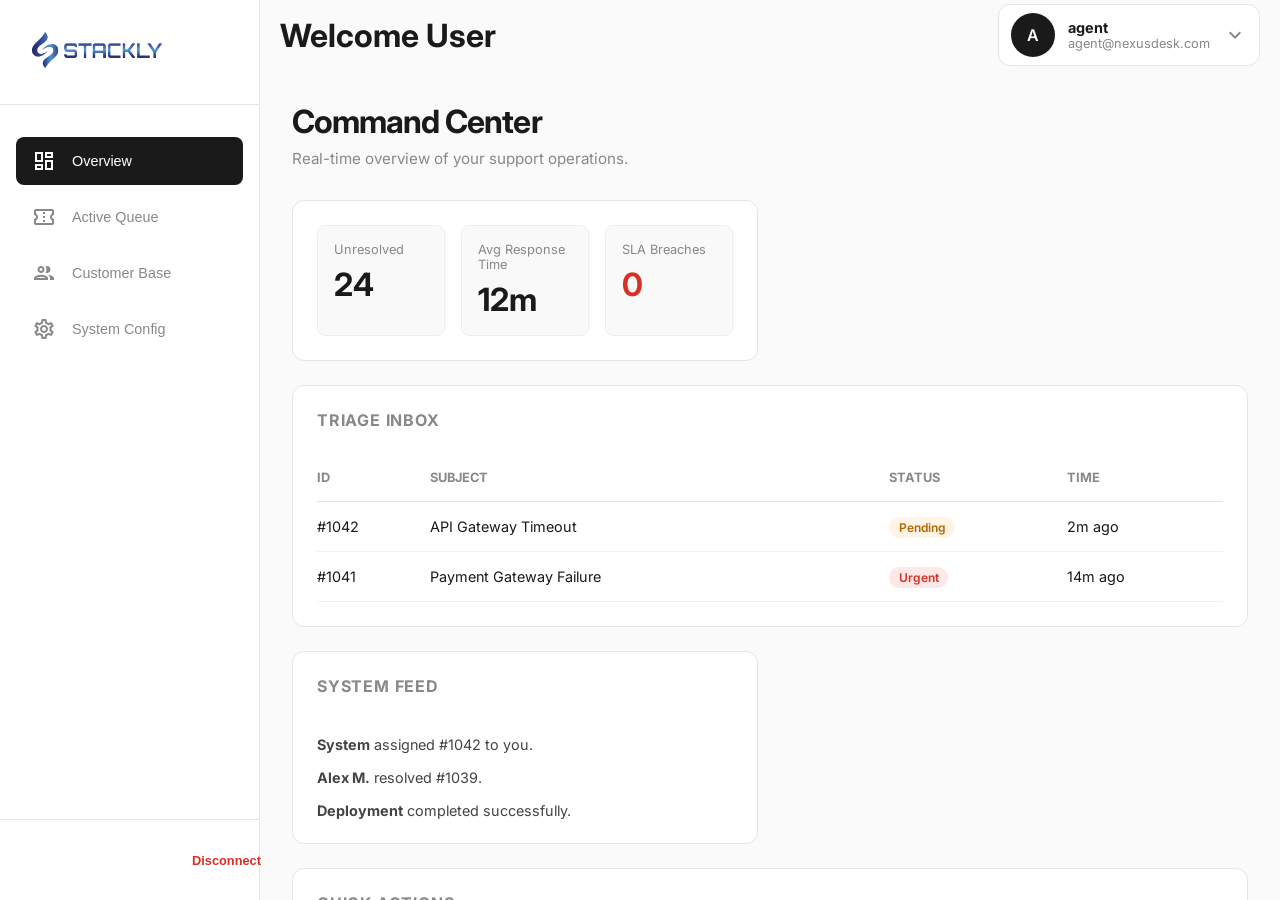
<file: user-dashboard.html>
<!DOCTYPE html>
<html lang="en">

<head>
    <meta charset="UTF-8">
    <meta name="viewport" content="width=device-width, initial-scale=1.0">
    <title>Agent Dashboard | Stackly</title>
    <link rel="stylesheet" href="dashboard.css">
    <link href="https://fonts.googleapis.com/css2?family=Inter:wght@400;500;600;700&display=swap" rel="stylesheet">
    <link href="https://fonts.googleapis.com/icon?family=Material+Icons+Outlined" rel="stylesheet">
</head>

<body class="dashboard-body">


    <div class="sidebar-overlay" id="sidebarOverlay"></div>


    <aside class="sidebar" id="sidebar">
        <a href="index.html" class="sidebar-header">
            <img src="./assets/Stackly-logo-Blue.webp" alt="logo" class="logo">
        </a>

        <nav class="sidebar-nav">

            <button class="nav-item active" data-target="view-overview">
                <span class="material-icons-outlined">dashboard</span>
                Overview
            </button>

            <button class="nav-item" data-target="view-queue">
                <span class="material-icons-outlined">confirmation_number</span>
                Active Queue
            </button>

            <button class="nav-item" data-target="view-customers">
                <span class="material-icons-outlined">people</span>
                Customer Base
            </button>

            <button class="nav-item" data-target="view-settings">
                <span class="material-icons-outlined">settings</span>
                System Config
            </button>
        </nav>

        <div class="sidebar-footer">
            <button onclick="window.location.href='login.html'" class="nav-item text-danger">
                <span class="material-icons-outlined">logout</span>
                Disconnect
            </button>
        </div>
    </aside>


    <main class="main-workspace">


        <header class="workspace-header">

            <button class="mobile-menu-btn" id="mobileMenuBtn">
                <span class="material-icons-outlined">menu</span>
            </button>

            <div class="header-welcome">
                <h1>Welcome <span id="Username"></span></h1>
            </div>

            <div class="header-profile">

                <div class="profile-card" id="profileCard">

                    <div class="profile-avatar">
                        A
                    </div>

                    <div class="profile-details">
                        <h4 id="agentName">Agent</h4>
                        <p id="agentEmail">agent@nexusdesk.com</p>
                    </div>

                    <span class="material-icons-outlined profile-arrow">
                        expand_more
                    </span>

                </div>

                <!-- Dropdown -->

                <div class="profile-dropdown" id="profileDropdown">

                    <div class="dropdown-user-info">

                        <div class="dropdown-avatar">
                            A
                        </div>

                        <div class="dropdown-details">
                            <h4 id="dropdownAgentName">Agent</h4>
                            <p id="dropdownAgentEmail">agent@nexusdesk.com</p>
                        </div>

                    </div>

                    <hr>

                    <a href="404page.html">
                        <span class="material-icons-outlined">person</span>
                        My Profile
                    </a>

                    <a href="404page.html">
                        <span class="material-icons-outlined">settings</span>
                        Settings
                    </a>

                    <a href="404page.html">
                        <span class="material-icons-outlined">password</span>
                        Change Password
                    </a>

                    <hr>

                    <a href="login.html" class="logout-link">
                        <span class="material-icons-outlined">logout</span>
                        Logout
                    </a>

                </div>

            </div>

        </header>


        <div class="workspace-content">


            <div id="view-overview" class="view-panel active">
                <div class="view-header">
                    <h1>Command Center</h1>
                    <p>Real-time overview of your support operations.</p>
                </div>


                <div class="dashboard-grid">

                    <section class="dash-section metric-grid">
                        <div class="metric-card">
                            <span class="label">Unresolved</span>
                            <span class="val">24</span>
                        </div>
                        <div class="metric-card">
                            <span class="label">Avg Response Time</span>
                            <span class="val">12m</span>
                        </div>
                        <div class="metric-card">
                            <span class="label">SLA Breaches</span>
                            <span class="val danger">0</span>
                        </div>
                    </section>


                    <section class="dash-section span-2">
                        <div class="section-head">
                            <h3>Triage Inbox</h3>
                        </div>
                        <div class="table-responsive">
                            <table class="minimal-table">
                                <thead>
                                    <tr>
                                        <th>ID</th>
                                        <th>Subject</th>
                                        <th>Status</th>
                                        <th>Time</th>
                                    </tr>
                                </thead>
                                <tbody>
                                    <tr>
                                        <td>#1042</td>
                                        <td>API Gateway Timeout</td>
                                        <td><span class="status warning">Pending</span></td>
                                        <td>2m ago</td>
                                    </tr>
                                    <tr>
                                        <td>#1041</td>
                                        <td>Payment Gateway Failure</td>
                                        <td><span class="status critical">Urgent</span></td>
                                        <td>14m ago</td>
                                    </tr>
                                </tbody>
                            </table>
                        </div>
                    </section>


                    <section class="dash-section">
                        <div class="section-head">
                            <h3>System Feed</h3>
                        </div>
                        <ul class="activity-feed">
                            <li><strong>System</strong> assigned #1042 to you.</li>
                            <li><strong>Alex M.</strong> resolved #1039.</li>
                            <li><strong>Deployment</strong> completed successfully.</li>
                        </ul>
                    </section>


                    <section class="dash-section span-2">
                        <div class="section-head">
                            <h3>Quick Actions</h3>
                        </div>
                        <div class="action-grid">
                            <button onclick="window.location.href='404page.html'" class="btn-ghost">Create
                                Ticket</button>
                            <button onclick="window.location.href='404page.html'" class="btn-ghost">View SLA
                                Reports</button>
                            <button onclick="window.location.href='404page.html'" class="btn-ghost">Trigger
                                PagerDuty</button>
                        </div>
                    </section>
                </div>
            </div>


            <div id="view-queue" class="view-panel">
                <div class="view-header">
                    <h1>Active Queue</h1>
                    <p>Manage, assign, and resolve open tickets.</p>
                </div>

                <div class="dashboard-grid">

                    <section class="dash-section">
                        <div class="section-head">
                            <h3>View Filters</h3>
                        </div>
                        <div class="filter-group">
                            <div class="input-select">
                                <label>Status</label>
                                <select>
                                    <option>Open & Pending</option>
                                    <option>Unassigned</option>
                                    <option>Recently Solved</option>
                                </select>
                            </div>
                            <div class="input-select">
                                <label>Priority</label>
                                <select>
                                    <option>All Priorities</option>
                                    <option>Urgent</option>
                                    <option>High</option>
                                </select>
                            </div>
                        </div>
                    </section>

                    <section class="dash-section">
                        <div class="section-head">
                            <h3>Quick Details</h3>
                            <span class="badge-outline">#1042</span>
                        </div>
                        <div class="ticket-preview">
                            <div class="requester-info">
                                <div class="avatar-small">JD</div>
                                <div>
                                    <strong>John Doe</strong>
                                    <span>Acme Corp</span>
                                </div>
                            </div>
                            <p class="ticket-snippet">"The API gateway is returning 504 timeouts on the production
                                endpoint..."</p>
                            <div class="quick-reply">
                                <textarea placeholder="Type a quick internal note..." rows="2"></textarea>
                                <button class="btn-ghost small">Add Note</button>
                            </div>
                        </div>
                    </section>

                    <section class="dash-section span-2">
                        <div class="section-head">
                            <h3>Ticket List (4)</h3>
                        </div>
                        <div class="table-responsive">
                            <table class="queue-table">
                                <thead>
                                    <tr>
                                        <th><input type="checkbox"></th>
                                        <th>ID</th>
                                        <th>Subject</th>
                                        <th>Requester</th>
                                        <th>Priority</th>
                                        <th>SLA</th>
                                    </tr>
                                </thead>
                                <tbody>
                                    <tr class="active-row">
                                        <td><input type="checkbox" checked></td>
                                        <td>#1042</td>
                                        <td><strong>API Gateway Timeout</strong></td>
                                        <td>John Doe</td>
                                        <td><span class="status critical">Urgent</span></td>
                                        <td><span class="text-danger">12m left</span></td>
                                    </tr>
                                    <tr>
                                        <td><input type="checkbox"></td>
                                        <td>#1044</td>
                                        <td><strong>Billing cycle failure</strong></td>
                                        <td>Sarah Smith</td>
                                        <td><span class="status warning">High</span></td>
                                        <td>4h left</td>
                                    </tr>
                                    <tr>
                                        <td><input type="checkbox"></td>
                                        <td>#1045</td>
                                        <td><strong>SSO Integration Error</strong></td>
                                        <td>Tech Lead</td>
                                        <td><span class="status normal">Normal</span></td>
                                        <td>24h left</td>
                                    </tr>
                                </tbody>
                            </table>
                        </div>
                    </section>

                    <section class="dash-section span-2">
                        <div class="section-head">
                            <h3>Bulk Macro Actions</h3>
                        </div>
                        <div class="macro-grid">
                            <button onclick="window.location.href='404page.html'" class="macro-btn">
                                <span class="material-icons-outlined">done_all</span>
                                Mark as Solved
                            </button>
                            <button onclick="window.location.href='404page.html'" class="macro-btn">
                                <span class="material-icons-outlined">person_add</span>
                                Assign to Me
                            </button>
                            <button onclick="window.location.href='404page.html'" class="macro-btn">
                                <span class="material-icons-outlined">local_offer</span>
                                Apply "Bug" Tag
                            </button>
                            <button onclick="window.location.href='404page.html'" class="macro-btn danger-action">
                                <span class="material-icons-outlined">warning</span>
                                Escalate to Tier 2
                            </button>
                        </div>
                    </section>

                </div>
            </div>


            <div id="view-customers" class="view-panel">
                <div class="view-header">
                    <h1>Customer Base</h1>
                    <p>Manage organizations, track account health, and identify churn risks.</p>
                </div>

                <div class="dashboard-grid">

                    <section class="dash-section span-2">
                        <div class="filter-pills">
                            <button onclick="window.location.href='404page.html'" class="pill active">All
                                Customers</button>
                            <button onclick="window.location.href='404page.html'" class="pill">Enterprise</button>
                            <button onclick="window.location.href='404page.html'" class="pill">SMB</button>
                            <button onclick="window.location.href='404page.html'" class="pill alert-pill">At
                                Risk</button>
                        </div>
                    </section>

                    <section class="dash-section">
                        <div class="section-head">
                            <h3>Recently Active Contacts</h3>
                        </div>
                        <ul class="contact-list">
                            <li>
                                <div class="contact-profile">
                                    <div class="avatar-small online">JD</div>
                                    <div class="contact-info">
                                        <strong>John Doe</strong>
                                        <span>Acme Corp</span>
                                    </div>
                                </div>
                                <button onclick="window.location.href='404page.html'" class="icon-btn"
                                    title="View Tickets"><span
                                        class="material-icons-outlined">open_in_new</span></button>
                            </li>
                            <li>
                                <div class="contact-profile">
                                    <div class="avatar-small online">SW</div>
                                    <div class="contact-info">
                                        <strong>Sarah Wong</strong>
                                        <span>Stark Industries</span>
                                    </div>
                                </div onclick="window.location.href='404page.html'">
                                <button onclick="window.location.href='404page.html'" class="icon-btn"><span
                                        class="material-icons-outlined">open_in_new</span></button>
                            </li>
                            <li>
                                <div class="contact-profile">
                                    <div class="avatar-small">MR</div>
                                    <div class="contact-info">
                                        <strong>Mike Ross</strong>
                                        <span>Pearson Hardman</span>
                                    </div>
                                </div>
                                <button onclick="window.location.href='404page.html'" class="icon-btn"><span
                                        class="material-icons-outlined">open_in_new</span></button>
                            </li>
                        </ul>
                    </section>

                    <section class="dash-section">
                        <div class="section-head">
                            <h3>Account Health Index</h3>
                        </div>
                        <div class="health-metrics">

                            <div class="health-row">
                                <div class="health-meta">
                                    <strong>Wayne Enterprises</strong>
                                    <span class="status normal">98%</span>
                                </div>
                                <div class="progress-track">
                                    <div class="progress-fill healthy" style="width: 98%;"></div>
                                </div>
                            </div>

                            <div class="health-row">
                                <div class="health-meta">
                                    <strong>Acme Corp</strong>
                                    <span class="status warning">72%</span>
                                </div>
                                <div class="progress-track">
                                    <div class="progress-fill warning" style="width: 72%;"></div>
                                </div>
                            </div>

                            <div class="health-row">
                                <div class="health-meta">
                                    <strong>Globex Corp</strong>
                                    <span class="status critical">41%</span>
                                </div>
                                <div class="progress-track">
                                    <div class="progress-fill critical" style="width: 41%;"></div>
                                </div>
                            </div>

                        </div>
                    </section>

                    <section class="dash-section span-2">
                        <div class="section-head">
                            <h3>Organization Directory</h3>
                            <button onclick="window.location.href='404page.html'" class="btn-ghost small">Add
                                Organization</button>
                        </div>
                        <div class="table-responsive">
                            <table class="minimal-table">
                                <thead>
                                    <tr>
                                        <th>Organization</th>
                                        <th>Tier</th>
                                        <th>Active Users</th>
                                        <th>Open Tickets</th>
                                        <th>ARR</th>
                                    </tr>
                                </thead>
                                <tbody>
                                    <tr>
                                        <td><strong>Wayne Enterprises</strong><br><span
                                                class="text-muted">wayne.com</span></td>
                                        <td><span class="badge-outline">Enterprise</span></td>
                                        <td>142</td>
                                        <td>3</td>
                                        <td>$120k</td>
                                    </tr>
                                    <tr>
                                        <td><strong>Acme Corp</strong><br><span class="text-muted">acme.io</span></td>
                                        <td><span class="badge-outline">Growth</span></td>
                                        <td>45</td>
                                        <td>12</td>
                                        <td>$45k</td>
                                    </tr>
                                    <tr>
                                        <td><strong>Globex Corp</strong><br><span class="text-muted">globex.net</span>
                                        </td>
                                        <td><span class="badge-outline">Startup</span></td>
                                        <td>12</td>
                                        <td><span class="text-danger">8</span></td>
                                        <td>$12k</td>
                                    </tr>
                                </tbody>
                            </table>
                        </div>
                    </section>

                </div>
            </div>

            <div id="view-settings" class="view-panel">

                <div class="dashboard-grid">


                    <section class="dash-section">

                        <div class="section-title">
                            <h3>Profile Information</h3>
                        </div>

                        <div class="settings-group">

                            <div class="form-group">
                                <label>Full Name</label>
                                <input type="text" value="Alex Johnson">
                            </div>

                            <div class="form-group">
                                <label>Email Address</label>
                                <input type="email" value="alex@nexusdesk.com">
                            </div>

                            <div class="form-group">
                                <label>Department</label>
                                <input type="text" value="Technical Support" readonly>
                            </div>

                            <div class="form-group">
                                <label>Role</label>
                                <input type="text" value="Support Agent" readonly>
                            </div>

                            <button onclick="window.location.href='404page.html'" class="action-btn">
                                Save Changes
                            </button>

                        </div>

                    </section>


                    <section class="dash-section">

                        <div class="section-title">
                            <h3>Preferences</h3>
                        </div>

                        <div class="settings-list">

                            <div class="setting-item">
                                <div>
                                    <h4>Email Notifications</h4>
                                    <p>Receive ticket updates by email.</p>
                                </div>

                                <label class="switch">
                                    <input type="checkbox" checked>
                                    <span class="slider"></span>
                                </label>
                            </div>

                            <div class="setting-item">
                                <div>
                                    <h4>Desktop Notifications</h4>
                                    <p>Show browser notifications.</p>
                                </div>

                                <label class="switch">
                                    <input type="checkbox" checked>
                                    <span class="slider"></span>
                                </label>
                            </div>

                            <div class="setting-item">
                                <div>
                                    <h4>Dark Mode</h4>
                                    <p>Enable dark interface.</p>
                                </div>

                                <label class="switch">
                                    <input type="checkbox">
                                    <span class="slider"></span>
                                </label>
                            </div>

                            <div class="setting-item">
                                <div>
                                    <h4>Auto Assign Tickets</h4>
                                    <p>Automatically receive new tickets.</p>
                                </div>

                                <label class="switch">
                                    <input type="checkbox">
                                    <span class="slider"></span>
                                </label>
                            </div>

                        </div>

                    </section>

                    <section class="dash-section span-2">

                        <div class="section-title">
                            <h3>API Tokens</h3>

                            <button onclick="window.location.href='404page.html'" class="action-btn">
                                Generate Token
                            </button>

                        </div>

                        <table class="data-table">

                            <thead>
                                <tr>
                                    <th>Token Name</th>
                                    <th>Created</th>
                                    <th>Last Used</th>
                                    <th>Status</th>
                                </tr>
                            </thead>

                            <tbody>

                                <tr>
                                    <td>Primary API Key</td>
                                    <td>12 Jun 2026</td>
                                    <td>Today</td>
                                    <td><span class="badge success">Active</span></td>
                                </tr>

                                <tr>
                                    <td>Reporting Service</td>
                                    <td>05 May 2026</td>
                                    <td>Yesterday</td>
                                    <td><span class="badge warning">Limited</span></td>
                                </tr>

                            </tbody>

                        </table>

                    </section>

                    <!-- ================= Security ================= -->

                    <section class="dash-section span-2">

                        <div class="section-title">
                            <h3>Security & Account</h3>
                        </div>

                        <div class="security-list">

                            <div class="security-item">
                                <div>
                                    <h4>Password</h4>
                                    <p>Last changed 18 days ago.</p>
                                </div>

                                <button onclick="window.location.href='404page.html'" class="secondary-btn">
                                    Change Password
                                </button>
                            </div>

                            <div class="security-item">
                                <div>
                                    <h4>Two-Factor Authentication</h4>
                                    <p>Add an extra layer of security.</p>
                                </div>

                                <button onclick="window.location.href='404page.html'" class="secondary-btn">
                                    Enable
                                </button>
                            </div>

                            <div class="security-item">
                                <div>
                                    <h4>Active Sessions</h4>
                                    <p>View devices currently signed in.</p>
                                </div>

                                <button onclick="window.location.href='404page.html'" class="secondary-btn">
                                    Manage
                                </button>
                            </div>

                            <hr>

                            <div class="danger-zone">

                                <div>
                                    <h4>Danger Zone</h4>
                                    <p>Permanently deactivate your account.</p>
                                </div>

                                <button onclick="window.location.href='404page.html'" class="danger-btn">
                                    Deactivate Account
                                </button>

                            </div>

                        </div>

                    </section>

                </div>

            </div>
        </div>
    </main>

    <script src="https://cdnjs.cloudflare.com/ajax/libs/gsap/3.12.2/gsap.min.js"></script>
    <script>
        document.addEventListener("DOMContentLoaded", () => {

            const navItems = document.querySelectorAll('.sidebar-nav .nav-item');
            const views = document.querySelectorAll('.view-panel');
            const mobileMenuBtn = document.getElementById('mobileMenuBtn');
            const sidebar = document.getElementById('sidebar');
            const overlay = document.getElementById('sidebarOverlay');

            // 1. Initial Dashboard Load Animation
            gsap.from(".view-panel.active .dash-section", {
                y: 20,
                opacity: 0,
                duration: 0.6,
                stagger: 0.1,
                ease: "power2.out"
            });

            // 2. View Switching Logic
            navItems.forEach(item => {
                item.addEventListener('click', (e) => {
                    // Remove active from all nav items
                    navItems.forEach(nav => nav.classList.remove('active'));
                    // Add active to clicked nav item
                    e.currentTarget.classList.add('active');

                    const targetId = e.currentTarget.getAttribute('data-target');

                    // Switch views
                    views.forEach(view => {
                        if (view.id === targetId) {
                            view.classList.add('active');

                            // Animate the 4 sections entering the new view
                            gsap.fromTo(view.querySelectorAll('.dash-section'),
                                { y: 20, opacity: 0 },
                                { y: 0, opacity: 1, duration: 0.5, stagger: 0.1, ease: "power2.out" }
                            );
                        } else {
                            view.classList.remove('active');
                        }
                    });

                    // If on mobile, close the sidebar after clicking a link
                    if (window.innerWidth <= 768) {
                        closeSidebar();
                    }
                });
            });

            // 3. Mobile Sidebar Toggle Logic
            const openSidebar = () => {
                sidebar.classList.add('open');
                overlay.classList.add('active');
            };

            const closeSidebar = () => {
                sidebar.classList.remove('open');
                overlay.classList.remove('active');
            };

            mobileMenuBtn.addEventListener('click', openSidebar);
            overlay.addEventListener('click', closeSidebar);

            const profileCard = document.getElementById("profileCard");
            const profileDropdown = document.getElementById("profileDropdown");

            profileCard.addEventListener("click", (e) => {

                e.stopPropagation();

                profileDropdown.classList.toggle("show");
                profileCard.classList.toggle("active");

            });

            document.addEventListener("click", () => {

                profileDropdown.classList.remove("show");
                profileCard.classList.remove("active");

            });

            // Load logged-in user
            const displayName = localStorage.getItem("UserName") || "User";

            const email = localStorage.getItem("userEmail") || "agent@nexusdesk.com";

            const username = email.split("@")[0];
            const initial = username.charAt(0).toUpperCase();

            document.getElementById("agentName").textContent = username;
            document.getElementById("agentEmail").textContent = email;

            document.getElementById("dropdownAgentName").textContent = username;
            document.getElementById("dropdownAgentEmail").textContent = email;

            document.querySelector(".profile-avatar").textContent = initial;
            document.querySelector(".dropdown-avatar").textContent = initial;
            document.getElementById("Username").textContent = displayName;

        });
    </script>
</body>

</html>
</file>
<file: 404page.css>
* {
    box-sizing: border-box;
    margin: 0;
    padding: 0;
}

body {
    font-family: 'Inter', sans-serif;
    background: #050505;
    color: #ffffff;
    overflow: hidden;
}

.not-found-section {
    position: relative;
    width: 100vw;
    height: 100vh;
    display: flex;
    align-items: center;
    justify-content: center;
    text-align: center;
    padding: 2rem;
}

 
.noise-overlay {
    position: absolute;
    inset: 0;
    background-image: url("data:image/svg+xml,%3Csvg viewBox='0 0 200 200' xmlns='http://www.w3.org/2000/svg'%3E%3Cfilter id='noiseFilter'%3E%3CfeTurbulence type='fractalNoise' baseFrequency='0.65' numOctaves='3' stitchTiles='stitch'/%3E%3C/filter%3E%3Crect width='100%25' height='100%25' filter='url(%23noiseFilter)'/%3E%3C/svg%3E");
    opacity: 0.03;
    pointer-events: none;
    z-index: 1;
}

.grid-overlay {
    position: absolute;
    inset: 0;
    background-size: 40px 40px;
    background-image:
        linear-gradient(to right, rgba(255, 255, 255, 0.02) 1px, transparent 1px),
        linear-gradient(to bottom, rgba(255, 255, 255, 0.02) 1px, transparent 1px);
    z-index: 1;
    pointer-events: none;
}

 
.not-found-content {
    position: relative;
    z-index: 10;
    max-width: 600px;
    display: flex;
    flex-direction: column;
    align-items: center;
}

.badge-outline {
    display: inline-block;
    padding: 0.3rem 0.8rem;
    border: 1px solid rgba(255, 255, 255, 0.2);
    border-radius: 50px;
    font-size: 0.75rem;
    text-transform: uppercase;
    letter-spacing: 0.1em;
    color: #888;
    margin-bottom: 2rem;
}

 
.glitch-title {
    font-size: clamp(6rem, 15vw, 12rem);
    font-weight: 800;
    line-height: 1;
    margin: 0;
    letter-spacing: -0.05em;
    position: relative;
    color: #ffffff;
}

.glitch-title::before,
.glitch-title::after {
    content: attr(data-text);
    position: absolute;
    top: 0;
    left: 0;
    width: 100%;
    height: 100%;
    background: #050505;
}

.glitch-title::before {
    left: 4px;
    text-shadow: -2px 0 #d93025;
    clip: rect(44px, 450px, 56px, 0);
    animation: glitch-anim 5s infinite linear alternate-reverse;
}

.glitch-title::after {
    left: -4px;
    text-shadow: -2px 0 #3b82f6;
    clip: rect(44px, 450px, 56px, 0);
    animation: glitch-anim2 5s infinite linear alternate-reverse;
}

@keyframes glitch-anim {
    0% {
        clip: rect(34px, 9999px, 14px, 0);
    }

    20% {
        clip: rect(74px, 9999px, 5px, 0);
    }

    40% {
        clip: rect(2px, 9999px, 89px, 0);
    }

    60% {
        clip: rect(96px, 9999px, 34px, 0);
    }

    80% {
        clip: rect(23px, 9999px, 76px, 0);
    }

    100% {
        clip: rect(45px, 9999px, 12px, 0);
    }
}

@keyframes glitch-anim2 {
    0% {
        clip: rect(65px, 9999px, 100px, 0);
    }

    20% {
        clip: rect(12px, 9999px, 43px, 0);
    }

    40% {
        clip: rect(89px, 9999px, 12px, 0);
    }

    60% {
        clip: rect(45px, 9999px, 78px, 0);
    }

    80% {
        clip: rect(12px, 9999px, 34px, 0);
    }

    100% {
        clip: rect(89px, 9999px, 56px, 0);
    }
}

 
.sub-title {
    font-size: 1.8rem;
    font-weight: 600;
    margin: 1rem 0;
    letter-spacing: -0.02em;
}

.description {
    color: #888;
    font-size: 1rem;
    line-height: 1.6;
    margin-bottom: 3rem;
    max-width: 480px;
}

 
.action-group {
    display: flex;
    gap: 1rem;
    flex-wrap: wrap;
    justify-content: center;
}

.btn-primary,
.btn-ghost {
    padding: 1rem 1.5rem;
    font-size: 0.95rem;
    font-weight: 600;
    border-radius: 8px;
    cursor: pointer;
    text-decoration: none;
    transition: all 0.3s ease;
}

.btn-primary {
    background: #ffffff;    
    color: #050505;
    border: none;
}

.btn-primary:hover {
    background: #e5e5e5;
    transform: translateY(-2px);
}

.btn-ghost {
    background: transparent;
    color: #ffffff;
    border: 1px solid rgba(255, 255, 255, 0.2);
}

.btn-ghost:hover {
    background: rgba(255, 255, 255, 0.05);
    border-color: rgba(255, 255, 255, 0.4);
}
</file>
<file: admin-dashboard.css>
* {
    box-sizing: border-box;
    margin: 0;
    padding: 0;
}

 
:root {
    --sidebar-width: 260px;
    --bg-color: #0b0f19;
    --surface-color: #111827;
    --border-color: #1f2937;
    --brand-color: #3b82f6;
    --text-primary: #f9fafb;
    --text-muted: #9ca3af;
}

body.admin-body {
    font-family: 'Inter', sans-serif;
    background: var(--bg-color);
    color: var(--text-primary);
    overflow-x: hidden;
    display: flex;
    height: 100vh;
}

 
.sidebar {
    width: var(--sidebar-width);
    background: var(--surface-color);
    border-right: 1px solid var(--border-color);
    display: flex;
    flex-direction: column;
    z-index: 100;
    transition: transform 0.3s ease;
}

.sidebar-header {
    padding: 2rem;
    border-bottom: 1px solid var(--border-color);
    display: flex;
    align-items: center;
    justify-content: space-between;
}

.sidebar-header h2 {
    font-size: 1.25rem;
    font-weight: 700;
    color: var(--text-primary);
    display: flex;
    align-items: center;
    gap: 0.5rem;
}

.badge-admin {
    font-size: 0.65rem;
    background: rgba(59, 130, 246, 0.2);
    color: var(--brand-color);
    padding: 0.2rem 0.5rem;
    border-radius: 4px;
    letter-spacing: 0.05em;
}

.sidebar-nav {
    flex: 1;
    padding: 2rem 1rem;
    display: flex;
    flex-direction: column;
    gap: 0.5rem;
}

.nav-item {
    display: flex;
    align-items: center;
    gap: 1rem;
    padding: 0.75rem 1rem;
    width: 100%;
    background: transparent;
    border: none;
    border-radius: 8px;
    color: var(--text-muted);
    font-size: 0.9rem;
    font-weight: 500;
    cursor: pointer;
    text-align: left;
    transition: all 0.2s ease;
}

.nav-item:hover {
    background: rgba(255, 255, 255, 0.05);
    color: var(--text-primary);
}

.nav-item.active {
    background: var(--brand-color);
    color: #fff;
}

.nav-item.text-danger {
    color: #ef4444;
    margin-top: auto;
}

.sidebar-footer {
    padding: 1rem;
    border-top: 1px solid var(--border-color);
}

 
.main-workspace {
    flex: 1;
    display: flex;
    flex-direction: column;
    height: 100vh;
    overflow-y: auto;
}

.workspace-header {
    display: flex;
    align-items: center;
    justify-content: space-between;
    padding: 1.5rem 2rem;
    background: var(--surface-color);
    border-bottom: 1px solid var(--border-color);
    position: sticky;
    top: 0;
    z-index: 10;
}

.header-search {
    display: flex;
    align-items: center;
    gap: 0.5rem;
    color: var(--text-muted);
    flex: 1;
}

.header-search input {
    border: none;
    background: transparent;
    outline: none;
    font-size: 0.95rem;
    color: var(--text-primary);
    width: 100%;
    max-width: 300px;
}

.header-profile {
    display: flex;
    align-items: center;
    gap: 1.5rem;
}

.avatar.admin-avatar {
    width: auto;
    padding: 0.3rem 0.8rem;
    height: 32px;
    background: var(--brand-color);
    color: #fff;
    border-radius: 6px;
    font-weight: 600;
    font-size: 0.8rem;
}

 
.workspace-content {
    padding: 2rem;
}

.view-panel {
    display: none;
}

.view-panel.active {
    display: block;
}

.view-header {
    margin-bottom: 2rem;
}

.view-header h1 {
    font-size: 2rem;
    color: var(--text-primary);
}

.view-header p {
    color: var(--text-muted);
    font-size: 0.95rem;
    margin-top: 0.5rem;
}

.dashboard-grid {
    display: grid;
    grid-template-columns: repeat(2, 1fr);
    gap: 1.5rem;
}

.dash-section {
    background: var(--surface-color);
    border: 1px solid var(--border-color);
    border-radius: 12px;
    padding: 1.5rem;
    display: flex;
    flex-direction: column;
    overflow-x: auto;
}

.dash-section.span-2 {
    grid-column: span 2;
}

 
.sidebar-overlay {
    display: none;
    position: fixed;
    inset: 0;
    background: rgba(0, 0, 0, 0.7);
    z-index: 90;
    opacity: 0;
    transition: opacity 0.3s;
}

.mobile-menu-btn {
    display: none;
    background: none;
    border: none;
    cursor: pointer;
    color: var(--text-primary);
}

@media (max-width: 992px) {
    .dashboard-grid {
        grid-template-columns: 1fr;
    }

    .dash-section.span-2 {
        grid-column: span 1;
    }
}

@media (max-width: 768px) {
    .sidebar {
        position: fixed;
        top: 0;
        left: 0;
        height: 100vh;
        transform: translateX(-100%);
    }

    .sidebar.open {
        transform: translateX(0);
    }

    .sidebar-overlay.active {
        display: block;
        opacity: 1;
    }

    .mobile-menu-btn {
        display: block;
    }

    .header-search {
        display: none;
    }
}

.stats-grid {
    display: grid;
    grid-template-columns: repeat(auto-fit, minmax(220px, 1fr));
    gap: 1.5rem;
    margin-bottom: 1.5rem;
}

.stat-card {
    background: var(--surface-color);
    border: 1px solid var(--border-color);
    border-radius: 12px;
    padding: 1.5rem;
}

.stat-card .material-icons-outlined {
    font-size: 30px;
    color: var(--brand-color);
    margin-bottom: 1rem;
}

.stat-card h3 {
    font-size: 2rem;
    margin: .5rem 0;
}

.stat-card p {
    color: var(--text-muted);
    margin-bottom: .5rem;
}

.stat-card small {
    color: #22c55e;
}

.section-title {
    display: flex;
    justify-content: space-between;
    align-items: center;
    margin-bottom: 1.25rem;
}

.badge {
    padding: 5px 10px;
    border-radius: 20px;
    font-size: .75rem;
    font-weight: 600;
}

.success {
    background: #123926;
    color: #4ade80;
}

.warning {
    background: #3b2d11;
    color: #fbbf24;
}

.danger {
    background: #3d1717;
    color: #f87171;
}

.info {
    background: #10253f;
    color: #60a5fa;
}

.traffic-chart {
    display: flex;
    align-items: flex-end;
    gap: 10px;
    height: 180px;
    margin: 20px 0;
}

.bar {
    flex: 1;
    background: linear-gradient(to top, #2563eb, #60a5fa);
    border-radius: 6px 6px 0 0;
}

.traffic-footer {
    display: flex;
    justify-content: space-between;
    color: var(--text-muted);
}

.data-table {
    width: 100%;
    border-collapse: collapse;
}

.data-table th,
.data-table td {
    padding: 14px;
    text-align: left;
    border-bottom: 1px solid var(--border-color);
}

.metric {
    display: flex;
    justify-content: space-between;
    margin-top: 1rem;
    margin-bottom: .5rem;
}

.progress {
    width: 100%;
    height: 8px;
    background: #1f2937;
    border-radius: 20px;
    overflow: hidden;
    margin-bottom: 1rem;
}

.progress span {
    display: block;
    height: 100%;
    background: var(--brand-color);
}

.alert-list {
    display: flex;
    flex-direction: column;
    gap: 1rem;
}

.alert-item {
    display: grid;
    grid-template-columns: auto 1fr auto;
    gap: 1rem;
    align-items: flex-start;
    padding: 1rem;
    border: 1px solid var(--border-color);
    border-radius: 10px;
}

.alert-item h4 {
    margin-bottom: .35rem;
}

.alert-item p {
    color: var(--text-muted);
    font-size: .9rem;
}

.alert-item small {
    color: var(--text-muted);
}

@media(max-width:768px) {

    .alert-item {
        grid-template-columns: 1fr;
    }

    .data-table {
        display: block;
        overflow-x: auto;
        white-space: nowrap;
    }

}

.table-wrapper {
    overflow-x: auto;
}

.action-btn {
    background: var(--brand-color);
    color: #fff;
    border: none;
    padding: 8px 16px;
    border-radius: 8px;
    cursor: pointer;
    font-size: .9rem;
    font-weight: 500;
    transition: .25s;
}

.action-btn:hover {
    opacity: .9;
}

.queue-item {
    display: flex;
    justify-content: space-between;
    align-items: center;
    margin: 18px 0 8px;
}

.activity-list {
    display: flex;
    flex-direction: column;
    gap: 16px;
}

.activity-item {
    display: flex;
    align-items: center;
    gap: 14px;
    padding-bottom: 12px;
    border-bottom: 1px solid var(--border-color);
}

.activity-item:last-child {
    border-bottom: none;
}

.activity-avatar {
    width: 42px;
    height: 42px;
    border-radius: 50%;
    background: var(--brand-color);
    color: #fff;
    display: flex;
    align-items: center;
    justify-content: center;
    font-weight: 700;
}

.activity-item h4 {
    font-size: .95rem;
    margin-bottom: 4px;
}

.activity-item p {
    font-size: .85rem;
    color: var(--text-muted);
}


.header-profile {
    display: flex;
    align-items: center;
    gap: 1rem;
}

 

.header-icon {
    width: 44px;
    height: 44px;
    border: 1px solid var(--border-color);
    background: var(--surface-color);
    border-radius: 10px;
    display: flex;
    justify-content: center;
    align-items: center;
    cursor: pointer;
    color: var(--text-primary);
    position: relative;
    transition: .25s;
}

.header-icon:hover {
    border-color: var(--brand-color);
}

.notification-dot {
    position: absolute;
    top: 10px;
    right: 11px;
    width: 8px;
    height: 8px;
    background: #ef4444;
    border-radius: 50%;
}

 

.profile-card {
    display: flex;
    align-items: center;
    gap: .85rem;
    padding: .45rem .8rem;
    border: 1px solid var(--border-color);
    background: var(--surface-color);
    border-radius: 12px;
    cursor: pointer;
    transition: .25s;
}

.profile-card:hover {
    border-color: var(--brand-color);
}

.profile-avatar {
    width: 44px;
    height: 44px;
    border-radius: 50%;
    background: var(--brand-color);
    color: #fff;
    display: flex;
    justify-content: center;
    align-items: center;
    font-weight: 700;
    font-size: 1rem;
    flex-shrink: 0;
}

.profile-details {
    display: flex;
    flex-direction: column;
}

.profile-details h4 {
    font-size: .9rem;
    font-weight: 600;
    color: var(--text-primary);
}

.profile-details p {
    font-size: .8rem;
    color: var(--text-muted);
    white-space: nowrap;
}

.profile-arrow {
    color: var(--text-muted);
}

 

@media (max-width:768px) {

    .profile-details {
        display: none;
    }

    .profile-card {
        padding: .45rem;
    }

    .profile-arrow {
        display: none;
    }

}

@media (max-width:480px) {

    .workspace-header {
        padding: 1rem;
    }

    .header-profile {
        gap: .5rem;
    }

    .header-icon {
        width: 40px;
        height: 40px;
    }

    .profile-avatar {
        width: 40px;
        height: 40px;
    }

}

.header-profile {
    position: relative;
}

.profile-dropdown {
    position: absolute;
    top: 70px;
    right: 0;

    width: 240px;

    background: var(--surface-color);
    border: 1px solid var(--border-color);
    border-radius: 12px;

    overflow: hidden;

    display: none;

    box-shadow: 0 20px 40px rgba(0, 0, 0, .35);

    z-index: 100;
}

.profile-dropdown.show {
    display: block;
}

.profile-dropdown a {
    display: flex;
    align-items: center;
    gap: .75rem;

    padding: 14px 18px;

    text-decoration: none;
    color: var(--text-primary);

    transition: .2s;
}

.profile-dropdown a:hover {
    background: rgba(255, 255, 255, .05);
}

.profile-dropdown hr {
    border: none;
    border-top: 1px solid var(--border-color);
}

.logout-link {
    color: #ef4444 !important;
}

.dropdown-user-info {
    display: flex;
    align-items: center;
    gap: 12px;
    padding: 18px;
}

.dropdown-avatar {
    width: 48px;
    height: 48px;
    border-radius: 50%;
    background: var(--brand-color);
    color: #fff;
    display: flex;
    align-items: center;
    justify-content: center;
    font-weight: 700;
    flex-shrink: 0;
}

.dropdown-details h4 {
    font-size: .95rem;
    margin-bottom: 4px;
}

.dropdown-details p {
    font-size: .82rem;
    color: var(--text-muted);
    word-break: break-word;
}

.logo{
    width:130px
}
</file>
<file: login.css>
* {
    box-sizing: border-box;
    margin: 0;
    padding: 0;
}

body {
    font-family: 'Inter', sans-serif;
    background: #050505;
}

.logo {
    width: 130px;
}

.auth-section {
    min-height: 100vh;
    display: flex;
    align-items: center;
    justify-content: center;
    padding: 2rem;
}

.auth-card {
    background: #ffffff;
    width: 100%;
    max-width: 480px;
    padding: 4rem 3rem;
    border-radius: 16px;
    box-shadow: 0 24px 48px rgba(0, 0, 0, 0.4);
    position: relative;
    overflow: hidden;
}

.back-link {
    display: flex;
    color: #0b0b0b;
    text-decoration: none;
    font-size: 0.85rem;
    margin-bottom: 2rem;
    transition: color 0.3s;
    align-items: center;
    gap: 10px;
    padding: 12px;
    border: 1px solid rgba(0, 0, 0, 0.249);
    width: fit-content;
    border-radius: 20px;

}

.back-link span {
    transition: all 0.4s ease;
}

.back-link:hover span {
    transform: translateX(-6px);
}

.back-link:hover {
    color: #000000;
    border-color: #00ff48;
}

.back-link:hover span {
    color: #00ff48;
}

.badge-outline {
    display: inline-block;
    padding: 0.3rem 0.8rem;
    border: 1px solid #e5e5e5;
    border-radius: 50px;
    font-size: 0.75rem;
    text-transform: uppercase;
    letter-spacing: 0.1em;
    color: #666;
    margin-bottom: 1rem;
}

.auth-header {
    text-align: center;
    margin-bottom: 3rem;
}

.auth-header h2 {
    font-size: 2.5rem;
    margin-bottom: 0.5rem;
    letter-spacing: -0.03em;
    color: #1a1a1a;
}

.auth-header p {
    color: #666;
    font-size: 0.95rem;
}


.role-selector {
    position: relative;
    display: flex;
    background: #f1f1f1;
    border-radius: 8px;
    margin-bottom: 2.5rem;
    padding: 4px;
}

.role-selector input[type="radio"] {
    display: none;
}

.role-label {
    flex: 1;
    text-align: center;
    padding: 0.75rem 0;
    font-size: 0.9rem;
    font-weight: 600;
    color: #888;
    cursor: pointer;
    z-index: 2;
    transition: color 0.3s ease;
}

.role-slider {
    position: absolute;
    top: 4px;
    bottom: 4px;
    left: 4px;
    width: calc(50% - 4px);
    background: #ffffff;
    border-radius: 6px;
    box-shadow: 0 2px 8px rgba(0, 0, 0, 0.1);
    z-index: 1;
    transition: transform 0.4s cubic-bezier(0.16, 1, 0.3, 1);
}


#roleAdmin:checked~.role-slider {
    transform: translateX(100%);
}

#roleAgent:checked~.role-label[for="roleAgent"],
#roleAdmin:checked~.role-label[for="roleAdmin"] {
    color: #1a1a1a;
}


.form-group {
    position: relative;
    margin-bottom: 2.5rem;
}

.form-group input {
    width: 100%;
    padding: 0.8rem 0;
    border: none;
    border-bottom: 1px solid #d1d1d1;
    background: transparent;
    font-size: 1rem;
    color: #1a1a1a;
    transition: border-color 0.3s ease;
}

.form-group label {
    position: absolute;
    top: 0.8rem;
    left: 0;
    font-size: 1rem;
    color: #999;
    pointer-events: none;
    transition: 0.3s ease all;
}

.form-group input:focus~label,
.form-group input:not(:placeholder-shown)~label {
    top: -1rem;
    font-size: 0.75rem;
    color: #1a1a1a;
    font-weight: 600;
}

.form-group input:focus {
    border-bottom: 1px solid #1a1a1a;
    outline: none;
}


.submit-btn-premium {
    width: 100%;
    padding: 1.2rem;
    background: #1a1a1a;
    color: #ffffff;
    border: none;
    border-radius: 8px;
    font-weight: 600;
    font-size: 1rem;
    cursor: pointer;
    transition: background 0.3s ease;
    margin-top: 1rem;
}

.submit-btn-premium:hover {
    background: #333;
}

.form-feedback {
    margin-top: 1.5rem;
    padding: 1rem;
    border-radius: 8px;
    font-size: 0.9rem;
    font-weight: 600;
    text-align: center;
    opacity: 0;
    display: none;
}

.form-feedback.error {
    display: block;
    background: rgba(217, 48, 37, 0.1);
    color: #d93025;
}

.form-feedback.success {
    display: block;
    background: rgba(30, 142, 62, 0.1);
    color: #1e8e3e;
}

.auth-footer {
    text-align: center;
    margin-top: 2.5rem;
    font-size: 0.9rem;
    color: #666;
}

.auth-footer a {
    color: #1a1a1a;
    font-weight: 600;
    text-decoration: underline;
    text-underline-offset: 4px;
}


@media (max-width: 480px) {
    .auth-card {
        padding: 3rem 2rem;
    }

    .auth-header h2 {
        font-size: 2rem;
    }
}

.form-forget-pass {
    text-align: end;
}

.form-forget-pass a {
    text-decoration: none;
    color: #333;
    transition: all 0.4s ease;
}

.form-forget-pass a:hover {
    text-decoration: underline;
    color: #666;
}
</file>
<file: signup.css>
.signup-section {
    min-height: 100vh;
    background: #050505;
    color: #ffffff;
    display: flex;
    align-items: center;
}

.signup-grid {
    display: grid;
    grid-template-columns: 1fr 1fr;
    width: 100%;
    min-height: 100vh;
}


.signup-meta {
    padding: 6rem 10%;
    background: #0a0a0a;
    border-right: 1px solid #1a1a1a;
    display: flex;
    flex-direction: column;
    justify-content: center;
}

.meta-logo img {
    width: 140px;
    margin: 10px;
}

.meta-title {
    font-size: clamp(3rem, 5vw, 4.5rem);
    line-height: 1;
    margin: 1.5rem 0 3rem;
    letter-spacing: -0.03em;
}

.benefit-list {
    list-style: none;
    padding: 0;
    display: flex;
    flex-direction: column;
    gap: 2.5rem;
}

.benefit-list li {
    display: flex;
    align-items: flex-start;
    gap: 1.5rem;
}

.benefit-list .material-icons-outlined {
    font-size: 2rem;
    color: var(--color-brand, #888);
}

.benefit-list strong {
    display: block;
    font-size: 1.1rem;
    margin-bottom: 0.3rem;
}

.benefit-list p {
    color: #888;
    font-size: 0.9rem;
    line-height: 1.5;
}


.signup-form-surface {
    padding: 6rem 10%;
    display: flex;
    flex-direction: column;
    justify-content: center;
    background: #050505;
}

.form-header {
    margin-bottom: 3rem;
}

.form-header h2 {
    font-size: 2.5rem;
    margin-bottom: 0.5rem;
}

.form-header p,
.form-header a {
    color: #888;
    font-size: 0.95rem;
}

.form-header a {
    color: #fff;
    text-decoration: underline;
    text-underline-offset: 4px;
}


.field-row {
    display: grid;
    grid-template-columns: 1fr 1fr;
    gap: 1.5rem;
}

.form-group-solid {
    position: relative;
    margin-bottom: 1.5rem;
}

.form-group-solid input {
    width: 100%;
    padding: 1.5rem 1rem 0.8rem;
    background: #111111;
    border: 1px solid #5a5959;
    border-radius: 8px;
    color: #ffffff;
    font-size: 1rem;
    transition: all 0.3s ease;
}

.form-group-solid label {
    position: absolute;
    top: 1.2rem;
    left: 1rem;
    font-size: 0.95rem;
    color: #666;
    pointer-events: none;
    transition: 0.2s ease all;
}


.form-group-solid input:focus~label,
.form-group-solid input:not(:placeholder-shown)~label {
    top: 0.5rem;
    font-size: 0.7rem;
    color: #999;
    text-transform: uppercase;
    letter-spacing: 0.05em;
}

.form-group-solid input:focus {
    outline: none;
    border-color: #929292;
    background: #161616;
}

.submit-btn-dark {
    width: 100%;
    padding: 1.2rem;
    background: #ffffff;
    color: #000000;
    border: none;
    border-radius: 8px;
    font-weight: 700;
    font-size: 1rem;
    cursor: pointer;
    margin-top: 1rem;
    transition: transform 0.2s ease, opacity 0.3s ease;
}

.submit-btn-dark:hover {
    opacity: 0.9;
}


.form-feedback {
    margin-top: 1.5rem;
    padding: 1rem;
    border-radius: 8px;
    font-size: 0.9rem;
    font-weight: 600;
    text-align: center;
    opacity: 0;
    display: none;
}

.form-feedback.error {
    display: block;
    background: rgba(217, 48, 37, 0.1);
    color: #ff4d4d;
    border: 1px solid rgba(217, 48, 37, 0.2);
}

.form-feedback.success {
    display: block;
    background: rgba(30, 142, 62, 0.1);
    color: #4dff88;
    border: 1px solid rgba(30, 142, 62, 0.2);
}

@media (max-width: 992px) {
    .signup-grid {
        grid-template-columns: 1fr;
    }

    .signup-meta {
        padding: 4rem 5%;
        border-right: none;
        border-bottom: 1px solid #1a1a1a;
    }

    .signup-form-surface {
        padding: 4rem 5%;
    }
}
@media (max-width:678px) {
    .field-row{
        grid-template-columns: 1fr;
    }
    .dark-form{
        width: 90%;
    }
}
</file>
<file: dashboard.css>
* {
    box-sizing: border-box;
    margin: 0;
    padding: 0;
}

body {
    font-family: 'Inter', sans-serif;
    background: #fafafa;
    color: #1a1a1a;
    overflow-x: hidden;
}

 
:root {
    --sidebar-width: 260px;
    --border-color: #e5e5e5;
    --surface-color: #ffffff;
    --brand-color: #1a1a1a;
    --text-muted: #888;
}

 
.dashboard-body {
    display: flex;
    height: 100vh;
    overflow: hidden;
     
}

 
.sidebar {
    width: var(--sidebar-width);
    background: var(--surface-color);
    border-right: 1px solid var(--border-color);
    display: flex;
    flex-direction: column;
    z-index: 100;
    transition: transform 0.3s ease;
}

.sidebar-header {
    padding: 2rem;
    border-bottom: 1px solid var(--border-color);
}

.sidebar-header h2 {
    font-size: 1.25rem;
    font-weight: 700;
    letter-spacing: -0.03em;
}

.sidebar-nav {
    flex: 1;
    padding: 2rem 1rem;
    display: flex;
    flex-direction: column;
    gap: 0.5rem;
}

.nav-item {
    display: flex;
    align-items: center;
    gap: 1rem;
    padding: 0.75rem 1rem;
    width: 100%;
    background: transparent;
    border: none;
    border-radius: 8px;
    color: var(--text-muted);
    font-size: 0.9rem;
    font-weight: 500;
    cursor: pointer;
    text-align: left;
    transition: all 0.2s ease;
}

.nav-item:hover {
    background: #f5f5f5;
    color: var(--brand-color);
}

.nav-item.active {
    background: var(--brand-color);
    color: #fff;
}

.nav-item.text-danger {
    color: #d93025;
    margin-top: auto;
}

.sidebar-footer {
    padding: 1rem;
    border-top: 1px solid var(--border-color);
}

 
.main-workspace {
    flex: 1;
    display: flex;
    flex-direction: column;
    height: 100vh;
    overflow-y: auto;
}

.workspace-header {
    display: flex;
    align-items: center;
    justify-content: space-between;
    margin: 4px 20px;
}

.header-profile {
    display: flex;
    align-items: center;
    gap: 1rem;
    position: relative;
}

 

.header-icon {
    width: 44px;
    height: 44px;
    border: 1px solid var(--border-color);
    background: #fff;
    border-radius: 10px;
    display: flex;
    align-items: center;
    justify-content: center;
    cursor: pointer;
    color: #1a1a1a;
    position: relative;
    transition: .25s;
}

.header-icon:hover {
    border-color: var(--brand-color);
}

.notification-dot {
    position: absolute;
    top: 10px;
    right: 10px;
    width: 8px;
    height: 8px;
    border-radius: 50%;
    background: #ef4444;
}

 

.profile-card {
    display: flex;
    align-items: center;
    gap: .8rem;
    border: 1px solid var(--border-color);
    border-radius: 12px;
    padding: .5rem .75rem;
    cursor: pointer;
    background: #fff;
    transition: .25s;
}

.profile-card:hover {
    border-color: var(--brand-color);
}

.profile-avatar,
.dropdown-avatar {
    width: 44px;
    height: 44px;
    border-radius: 50%;
    background: var(--brand-color);
    color: #fff;
    display: flex;
    justify-content: center;
    align-items: center;
    font-weight: 600;
    flex-shrink: 0;
}

.profile-details {
    display: flex;
    flex-direction: column;
}

.profile-details h4 {
    font-size: .9rem;
}

.profile-details p {
    font-size: .8rem;
    color: var(--text-muted);
    white-space: nowrap;
}

.profile-arrow {
    color: var(--text-muted);
    transition: .3s;
}

.profile-card.active .profile-arrow {
    transform: rotate(180deg);
}

 

.profile-dropdown {
    position: absolute;
    top: 70px;
    right: 0;
    width: 260px;
    background: #fff;
    border: 1px solid var(--border-color);
    border-radius: 12px;
    box-shadow: 0 12px 35px rgba(0, 0, 0, .12);
    overflow: hidden;
    display: none;
    z-index: 1000;
}

.profile-dropdown.show {
    display: block;
}

.dropdown-user-info {
    display: flex;
    align-items: center;
    gap: 12px;
    padding: 18px;
}

.dropdown-details h4 {
    font-size: .95rem;
    margin-bottom: 4px;
}

.dropdown-details p {
    font-size: .82rem;
    color: var(--text-muted);
    word-break: break-word;
}

.profile-dropdown hr {
    border: none;
    border-top: 1px solid var(--border-color);
}

.profile-dropdown a {
    display: flex;
    align-items: center;
    gap: 12px;
    padding: 14px 18px;
    color: #1a1a1a;
    text-decoration: none;
    transition: .2s;
}

.profile-dropdown a:hover {
    background: #f5f5f5;
}

.logout-link {
    color: #e53935 !important;
}

 

@media(max-width:768px) {

    .profile-details {
        display: none;
    }

    .profile-arrow {
        display: none;
    }

    .profile-card {
        padding: .45rem;
    }

    .header-profile {
        position: static;
    }

    .profile-dropdown {
        position: fixed;
        top: 72px;
        left: 16px;
        right: 16px;
        width: auto;
    }

}

@media(max-width:480px) {

    .workspace-header {
        padding: 1rem;
    }

    .header-profile {
        gap: .5rem;
    }

    .header-icon {
        width: 40px;
        height: 40px;
    }

    .profile-avatar,
    .dropdown-avatar {
        width: 40px;
        height: 40px;
    }

}

.mobile-menu-btn {
    display: none;
    background: none;
    border: none;
    cursor: pointer;
    color: var(--brand-color);
}

 
.workspace-content {
    padding: 2rem;
}

.view-panel {
    display: none;
}

 
.view-panel.active {
    display: block;
}

.view-header {
    margin-bottom: 2rem;
}

.view-header h1 {
    font-size: 2rem;
    letter-spacing: -0.03em;
}

.view-header p {
    color: var(--text-muted);
    font-size: 0.95rem;
    margin-top: 0.5rem;
}

 
.dashboard-grid {
    display: grid;
    grid-template-columns: repeat(2, 1fr);
    gap: 1.5rem;
}

.dash-section {
    background: var(--surface-color);
    border: 1px solid var(--border-color);
    border-radius: 12px;
    padding: 1.5rem;
    display: flex;
    flex-direction: column;
    overflow-x: auto;
}

.dash-section.span-2 {
    grid-column: span 2;
}

 

.section-head h3 {
    font-size: 1rem;
    color: var(--text-muted);
    text-transform: uppercase;
    letter-spacing: 0.05em;
    margin-bottom: 1rem;
}

 
.metric-grid {
    display: grid;
    grid-template-columns: repeat(3, 1fr);
    gap: 1rem;
}

.metric-card {
    padding: 1rem;
    background: #f9f9f9;
    border-radius: 8px;
    border: 1px solid #eee;
}

.metric-card .label {
    display: block;
    font-size: 0.8rem;
    color: var(--text-muted);
    margin-bottom: 0.5rem;
}

.metric-card .val {
    font-size: 2rem;
    font-weight: 700;
}

.val.danger {
    color: #d93025;
}

.minimal-table {
    width: 100%;
    border-collapse: collapse;
    text-align: left;
}

.minimal-table th {
    font-size: 0.8rem;
    text-transform: uppercase;
    color: var(--text-muted);
    padding-bottom: 1rem;
    border-bottom: 1px solid var(--border-color);
}

.minimal-table td {
    padding: 1rem 0;
    border-bottom: 1px solid #f1f1f1;
    font-size: 0.9rem;
}

.status {
    padding: 0.2rem 0.6rem;
    border-radius: 50px;
    font-size: 0.75rem;
    font-weight: 600;
}

.status.warning {
    background: #fff4e5;
    color: #b26a00;
}

.status.critical {
    background: #fce8e6;
    color: #d93025;
}

.activity-feed {
    list-style: none;
    font-size: 0.9rem;
    display: flex;
    flex-direction: column;
    gap: 1rem;
    color: #444;
}

.action-grid {
    display: flex;
    gap: 1rem;
}

.btn-ghost {
    padding: 0.8rem 1.2rem;
    background: transparent;
    border: 1px solid var(--border-color);
    border-radius: 8px;
    cursor: pointer;
    font-weight: 500;
    transition: all 0.2s;
}

.btn-ghost:hover {
    border-color: var(--brand-color);
    background: #f9f9f9;
}

 
.sidebar-overlay {
    display: none;
    position: fixed;
    inset: 0;
    background: rgba(0, 0, 0, 0.5);
    z-index: 90;
    opacity: 0;
    transition: opacity 0.3s;
}

@media (max-width: 992px) {
    .dashboard-grid {
        grid-template-columns: 1fr;
    }

    .dash-section.span-2 {
        grid-column: span 1;
    }

    .metric-grid {
        grid-template-columns: 1fr;
    }
}

@media (max-width: 768px) {
    .sidebar {
        position: fixed;
        top: 0;
        left: 0;
        height: 100vh;
        transform: translateX(-100%);
    }

    .sidebar.open {
        transform: translateX(0);
    }

    .sidebar-overlay.active {
        display: block;
        opacity: 1;
    }

    .mobile-menu-btn {
        display: block;
    }

    .header-search {
        display: none;
    }

     
    .workspace-content {
        padding: 1rem;
    }
}

.filter-group {
    display: flex;
    flex-direction: column;
    gap: 1rem;
}

.input-select {
    display: flex;
    flex-direction: column;
    gap: 0.3rem;
}

.input-select label {
    font-size: 0.8rem;
    color: var(--text-muted);
    font-weight: 600;
    text-transform: uppercase;
}

.input-select select {
    padding: 0.8rem;
    border: 1px solid var(--border-color);
    border-radius: 8px;
    background: #fafafa;
    color: var(--brand-color);
    font-size: 0.95rem;
    outline: none;
    cursor: pointer;
    transition: border-color 0.2s;
}

.input-select select:focus {
    border-color: var(--brand-color);
}

 
.badge-outline {
    padding: 0.2rem 0.6rem;
    border: 1px solid var(--border-color);
    border-radius: 50px;
    font-size: 0.75rem;
    color: var(--text-muted);
}

.ticket-preview {
    display: flex;
    flex-direction: column;
    gap: 1.2rem;
}

.requester-info {
    display: flex;
    align-items: center;
    gap: 1rem;
}

.avatar-small {
    width: 40px;
    height: 40px;
    background: #eee;
    border-radius: 50%;
    display: flex;
    align-items: center;
    justify-content: center;
    font-weight: 600;
    color: var(--brand-color);
}

.requester-info strong {
    display: block;
    font-size: 0.95rem;
}

.requester-info span {
    font-size: 0.8rem;
    color: var(--text-muted);
}

.ticket-snippet {
    font-size: 0.9rem;
    color: #444;
    line-height: 1.5;
    background: #f9f9f9;
    padding: 1rem;
    border-radius: 8px;
    border-left: 3px solid var(--border-color);
}

.quick-reply textarea {
    width: 100%;
    padding: 0.8rem;
    border: 1px solid var(--border-color);
    border-radius: 8px;
    resize: none;
    font-family: inherit;
    margin-bottom: 0.5rem;
}

.btn-ghost.small {
    padding: 0.5rem 1rem;
    font-size: 0.85rem;
}

 
.queue-table {
    width: 100%;
    border-collapse: collapse;
    text-align: left;
}

.queue-table th {
    font-size: 0.8rem;
    text-transform: uppercase;
    color: var(--text-muted);
    padding: 1rem 0;
    border-bottom: 2px solid var(--border-color);
}

.queue-table td {
    padding: 1rem 0;
    border-bottom: 1px solid #f1f1f1;
    font-size: 0.9rem;
    transition: background 0.2s;
}

.queue-table tr:hover td {
    background: #fafafa;
    cursor: pointer;
}

.queue-table tr.active-row td {
    background: #f4f4f4;
}

.queue-table td strong {
    color: var(--brand-color);
}

.status.normal {
    background: #f0f0f0;
    color: #555;
}

.text-danger {
    color: #d93025;
    font-weight: 600;
    font-size: 0.8rem;
}

 
.macro-grid {
    display: grid;
    grid-template-columns: repeat(auto-fit, minmax(200px, 1fr));
    gap: 1rem;
}

.macro-btn {
    display: flex;
    align-items: center;
    justify-content: center;
    gap: 0.5rem;
    padding: 1rem;
    background: var(--surface-color);
    border: 1px solid var(--border-color);
    border-radius: 8px;
    font-size: 0.9rem;
    font-weight: 600;
    color: var(--brand-color);
    cursor: pointer;
    transition: all 0.2s ease;
}

.macro-btn:hover {
    background: #f5f5f5;
    border-color: #ccc;
}

.macro-btn.danger-action {
    color: #d93025;
}

.macro-btn.danger-action:hover {
    background: #fce8e6;
    border-color: #fce8e6;
}

.customer-search-bar {
    display: flex;
    align-items: center;
    gap: 1rem;
    padding: 1rem;
    background: #f9f9f9;
    border: 1px solid var(--border-color);
    border-radius: 12px;
    margin-bottom: 1.5rem;
}

.customer-search-bar .search-icon {
    font-size: 1.5rem;
    color: var(--text-muted);
}

.customer-search-bar input {
    flex: 1;
    border: none;
    background: transparent;
    outline: none;
    font-size: 1.1rem;
    color: var(--brand-color);
}

.filter-pills {
    display: flex;
    gap: 0.8rem;
    flex-wrap: wrap;
}

.filter-pills .pill {
    padding: 0.5rem 1rem;
    border: 1px solid var(--border-color);
    border-radius: 50px;
    background: transparent;
    font-size: 0.85rem;
    font-weight: 500;
    color: var(--text-muted);
    cursor: pointer;
    transition: all 0.2s ease;
}

.filter-pills .pill:hover {
    border-color: var(--text-muted);
}

.filter-pills .pill.active {
    background: var(--brand-color);
    color: #ffffff;
    border-color: var(--brand-color);
}

.filter-pills .pill.alert-pill:hover {
    border-color: #d93025;
    color: #d93025;
}

 
.contact-list {
    list-style: none;
    display: flex;
    flex-direction: column;
    gap: 1.5rem;
}

.contact-list li {
    display: flex;
    align-items: center;
    justify-content: space-between;
}

.contact-profile {
    display: flex;
    align-items: center;
    gap: 1rem;
}

 
.avatar-small {
    position: relative;
}

.avatar-small.online::after {
    content: '';
    position: absolute;
    bottom: 0;
    right: 0;
    width: 10px;
    height: 10px;
    background: #1e8e3e;
    border: 2px solid #fff;
    border-radius: 50%;
}

.contact-info strong {
    display: block;
    font-size: 0.95rem;
}

.contact-info span {
    font-size: 0.8rem;
    color: var(--text-muted);
}

.icon-btn {
    background: none;
    border: none;
    color: var(--text-muted);
    cursor: pointer;
    transition: color 0.2s;
}

.icon-btn:hover {
    color: var(--brand-color);
}

 
.health-metrics {
    display: flex;
    flex-direction: column;
    gap: 1.5rem;
}

.health-row {
    display: flex;
    flex-direction: column;
    gap: 0.5rem;
}

.health-meta {
    display: flex;
    justify-content: space-between;
    align-items: center;
}

.health-meta strong {
    font-size: 0.9rem;
}

.progress-track {
    width: 100%;
    height: 6px;
    background: #f0f0f0;
    border-radius: 50px;
    overflow: hidden;
}

.progress-fill {
    height: 100%;
    border-radius: 50px;
    transition: width 1s cubic-bezier(0.16, 1, 0.3, 1);
}

.progress-fill.healthy {
    background: #1e8e3e;
}

.progress-fill.warning {
    background: #b26a00;
}

.progress-fill.critical {
    background: #d93025;
}

 
.text-muted {
    color: var(--text-muted);
    font-size: 0.85rem;
}

.section-head {
    display: flex;
    justify-content: space-between;
    align-items: center;
    margin-bottom: 1.5rem;
}

.logo {
    width: 130px
}

.settings-group {
    display: flex;
    flex-direction: column;
    gap: 1rem;
}

.form-group {
    display: flex;
    flex-direction: column;
    gap: .5rem;
}

.form-group label {
    font-size: .9rem;
    font-weight: 600;
}

.form-group input {
    padding: .8rem 1rem;
    border: 1px solid var(--border-color);
    border-radius: 8px;
    outline: none;
    font-size: .9rem;
}

.form-group input:focus {
    border-color: var(--brand-color);
}

.settings-list {
    display: flex;
    flex-direction: column;
    gap: 1.25rem;
}

.setting-item,
.security-item,
.danger-zone {
    display: flex;
    justify-content: space-between;
    align-items: center;
    gap: 1rem;
}

.setting-item p,
.security-item p,
.danger-zone p {
    color: var(--text-muted);
    font-size: .85rem;
    margin-top: .25rem;
}

.action-btn,
.secondary-btn {
    padding: .7rem 1.2rem;
    border: none;
    border-radius: 8px;
    cursor: pointer;
    font-weight: 600;
    background: var(--brand-color);
    color: #fff;
}

.secondary-btn {
    background: #f3f4f6;
    color: #1a1a1a;
}

.secondary-btn:hover {
    background: #e5e7eb;
}

.danger-btn {
    padding: .7rem 1.2rem;
    border: none;
    border-radius: 8px;
    cursor: pointer;
    background: #dc2626;
    color: #fff;
    font-weight: 600;
}

.security-list hr {
    border: none;
    border-top: 1px solid var(--border-color);
    margin: 1rem 0;
}

 

.switch {
    position: relative;
    width: 52px;
    height: 28px;
}

.switch input {
    display: none;
}

.slider {
    position: absolute;
    inset: 0;
    background: #d1d5db;
    border-radius: 30px;
    cursor: pointer;
    transition: .3s;
}

.slider::before {
    content: "";
    position: absolute;
    width: 22px;
    height: 22px;
    left: 3px;
    top: 3px;
    background: #fff;
    border-radius: 50%;
    transition: .3s;
}

.switch input:checked+.slider {
    background: var(--brand-color);
}

.switch input:checked+.slider::before {
    transform: translateX(24px);
}

@media(max-width:768px) {

    .setting-item,
    .security-item,
    .danger-zone {
        flex-direction: column;
        align-items: flex-start;
    }

    .setting-item .switch {
        margin-top: .75rem;
    }

    .action-btn,
    .secondary-btn,
    .danger-btn {
        width: 100%;
    }

}
</file>
